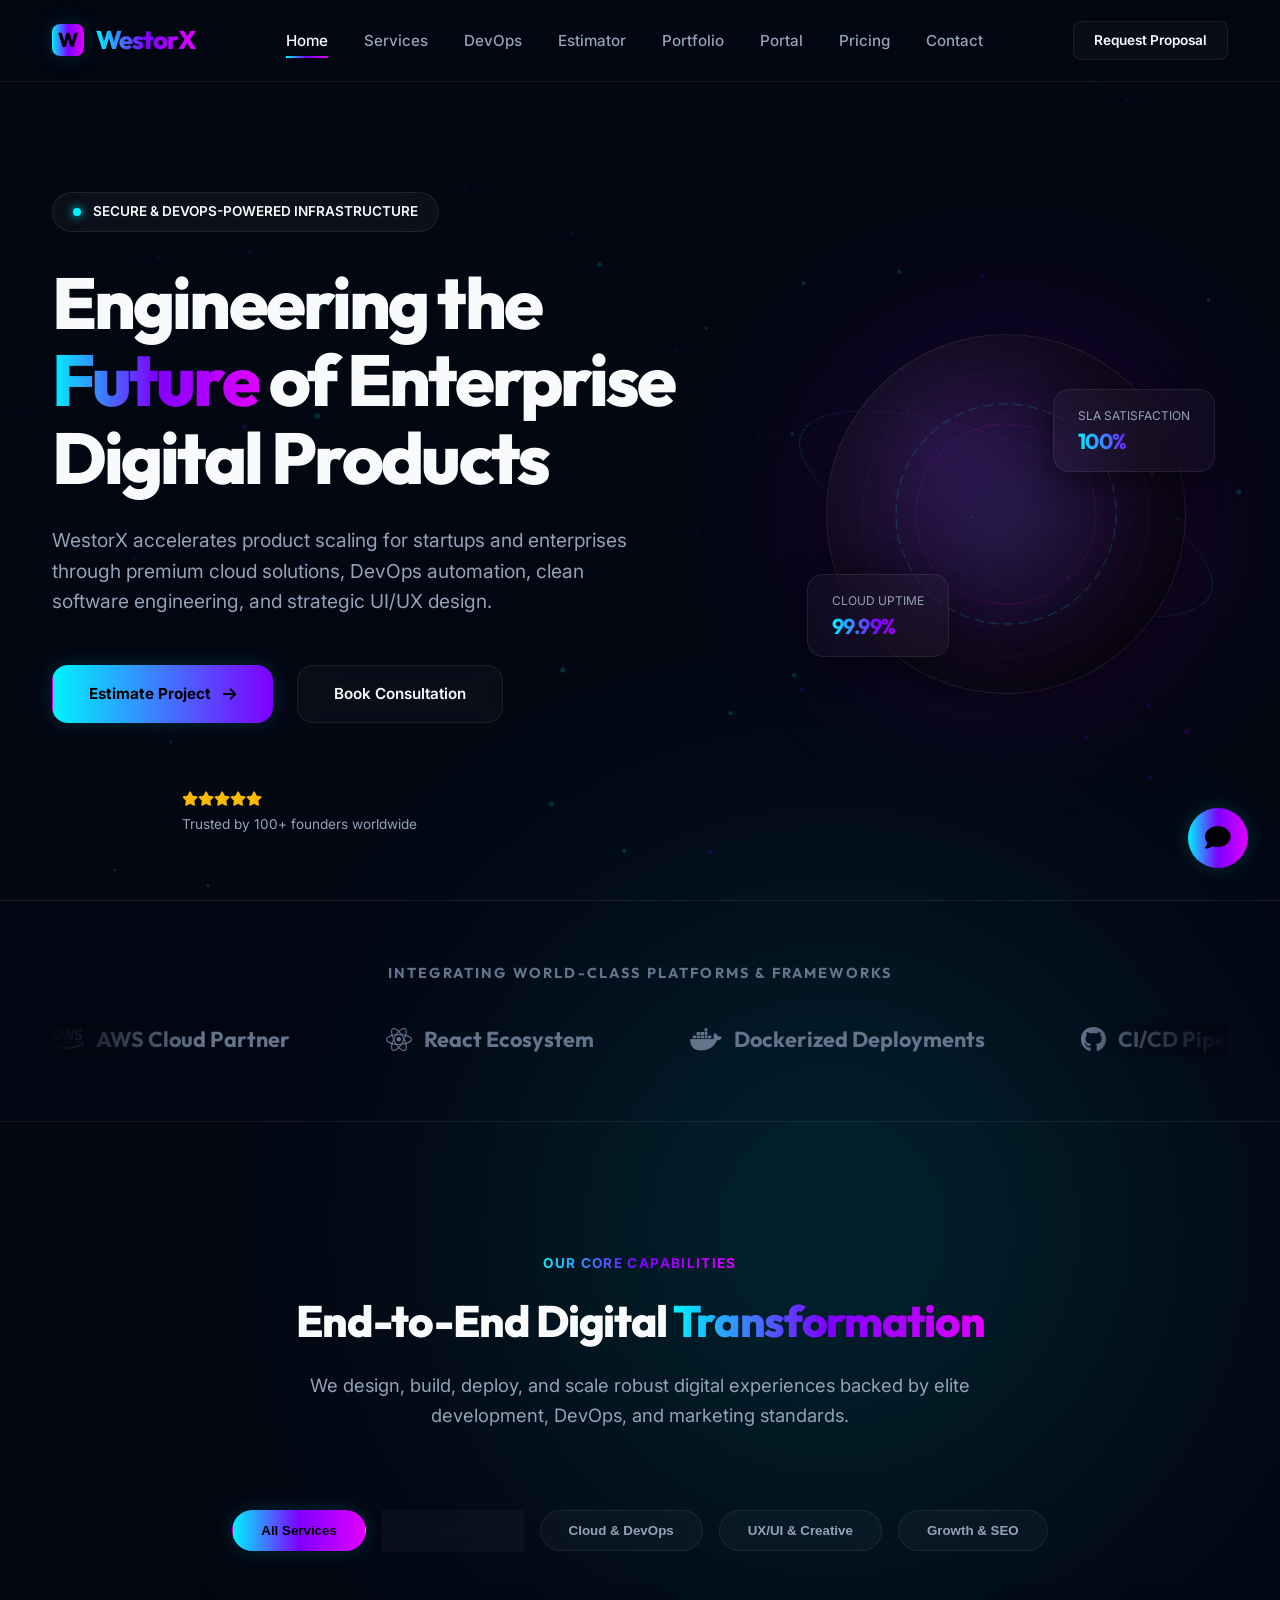
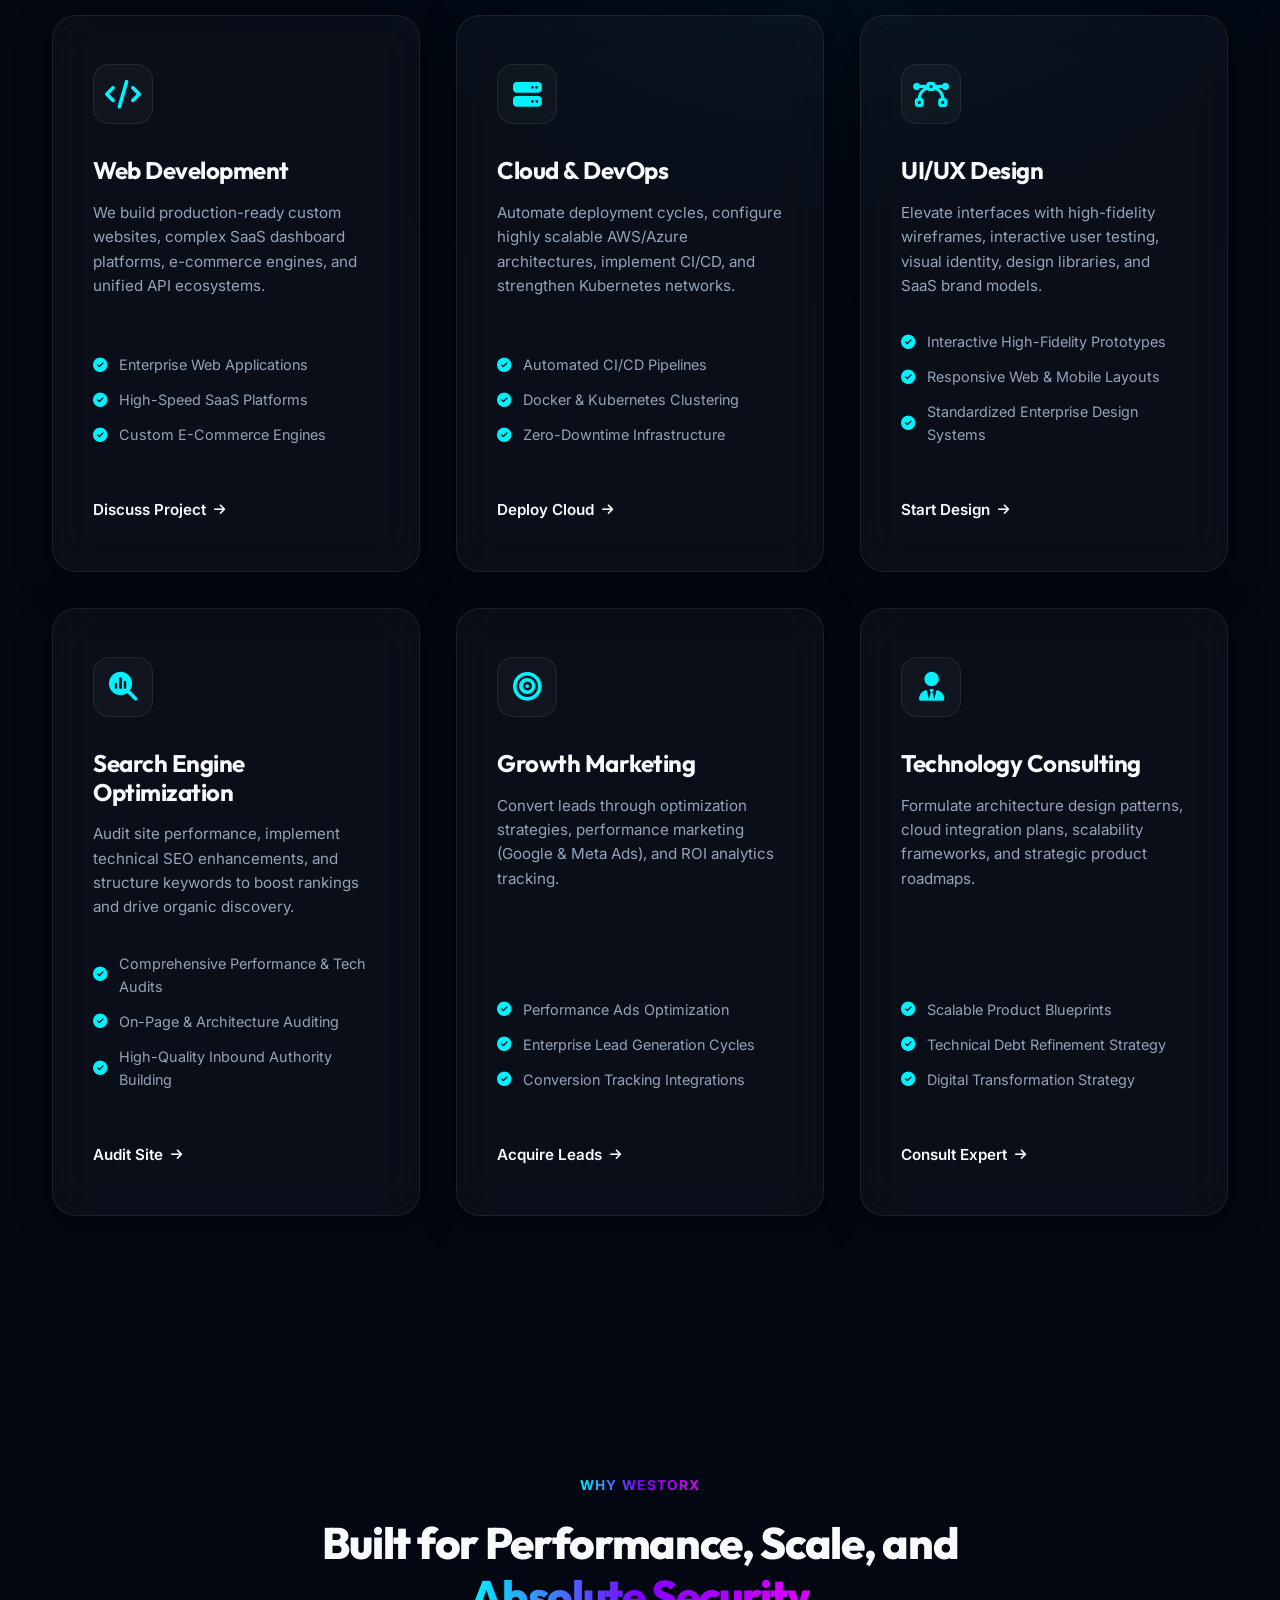
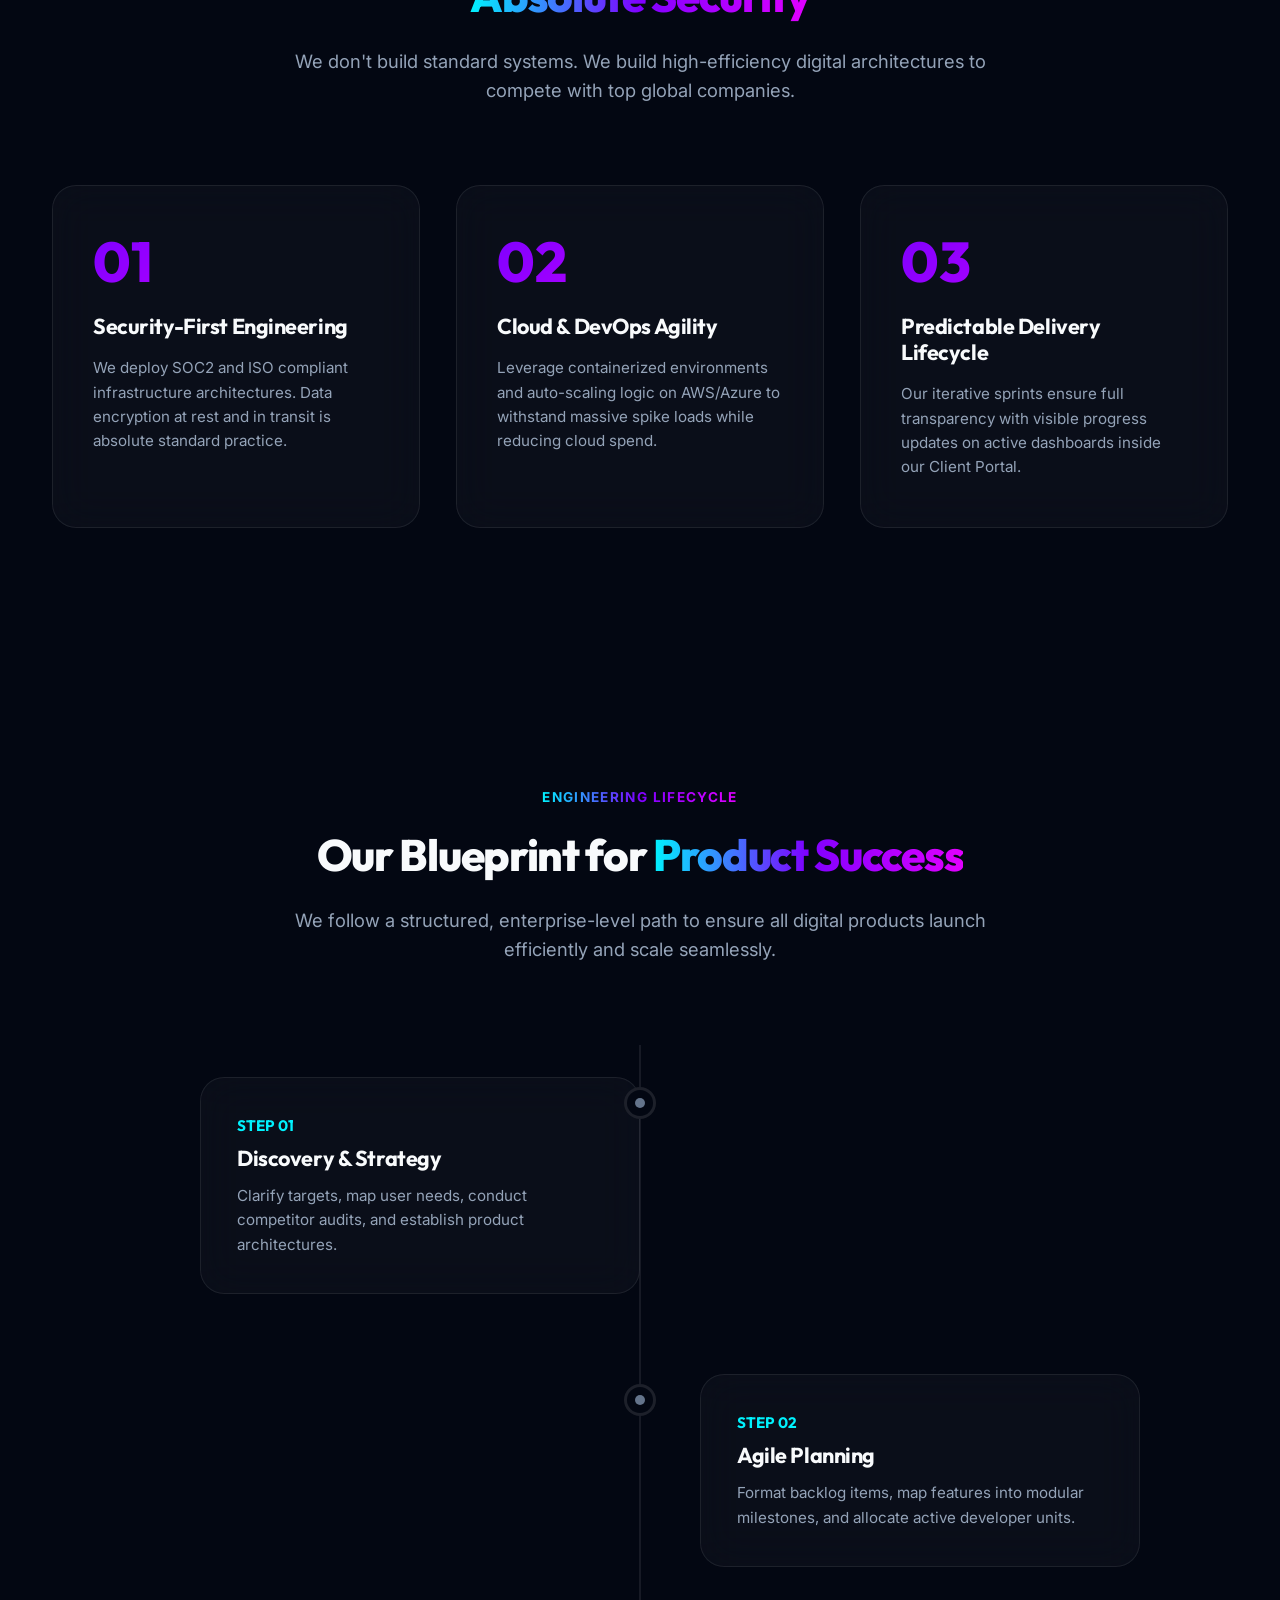
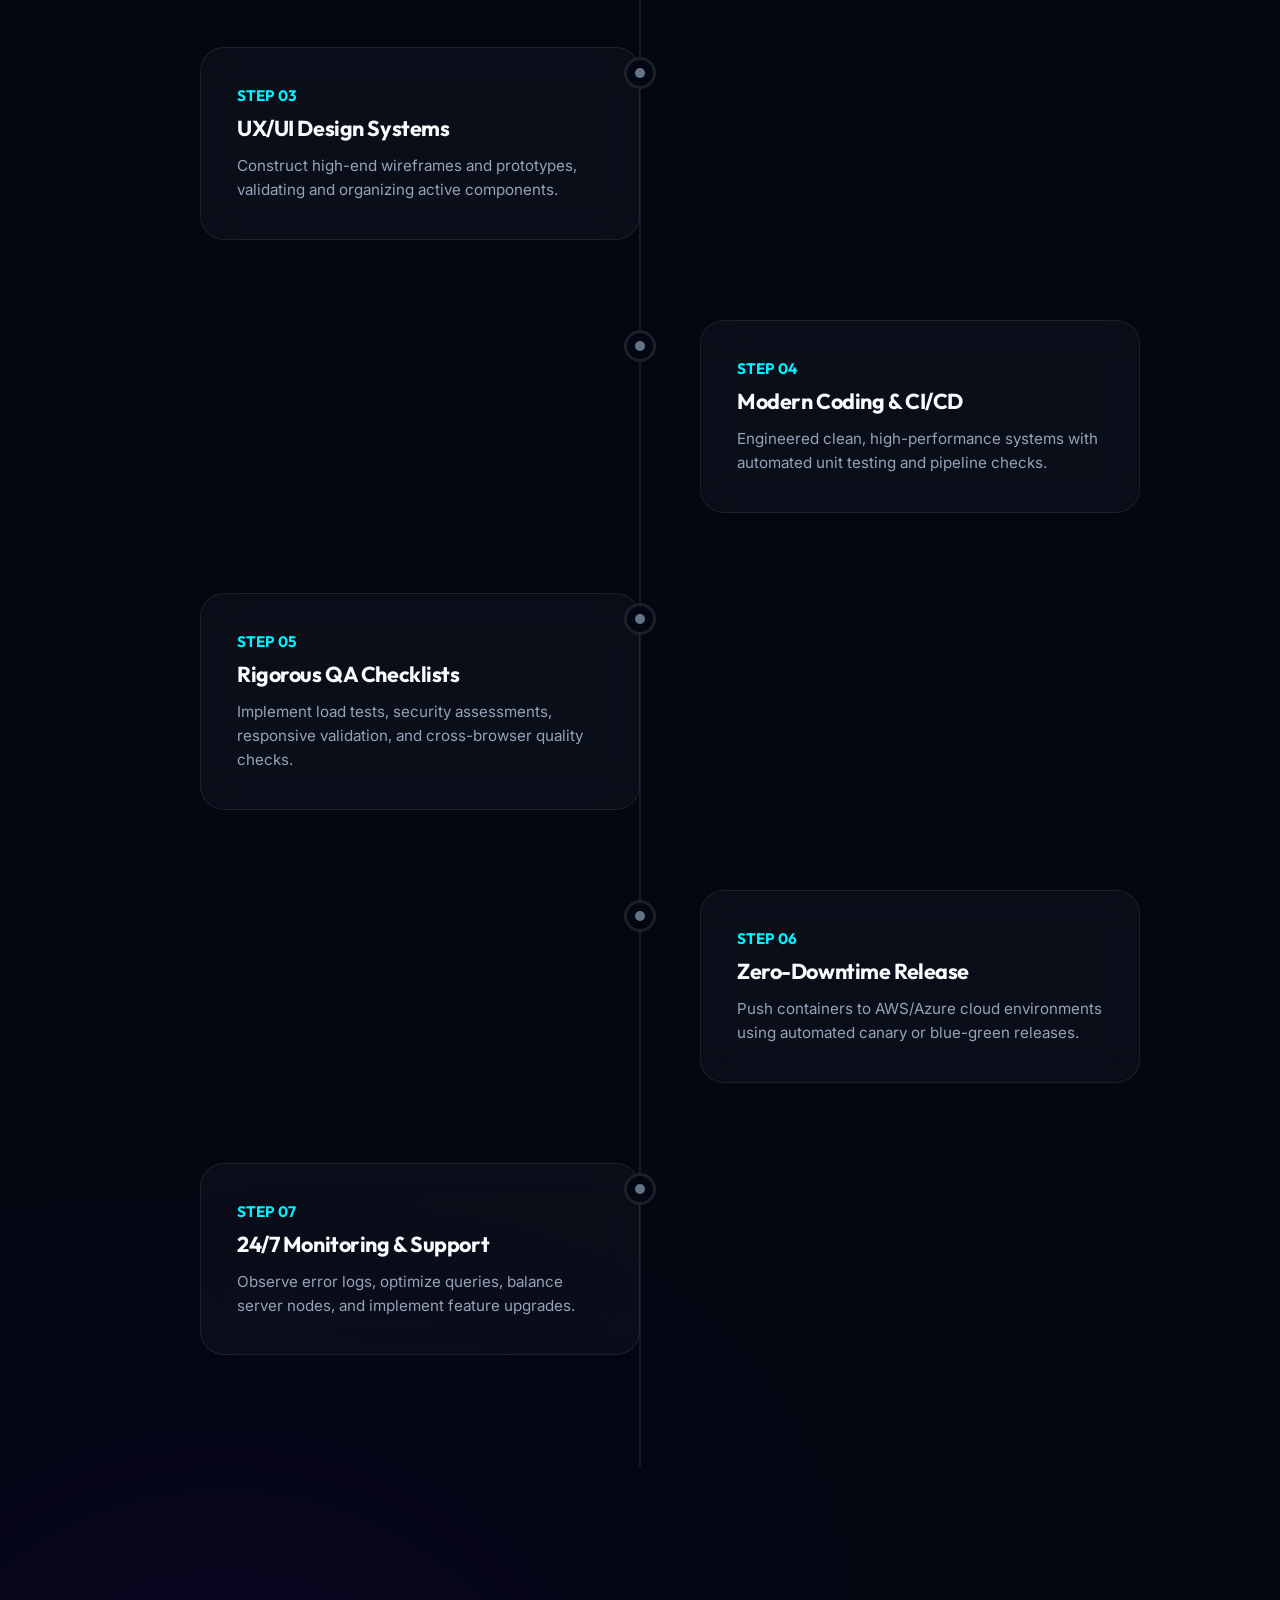
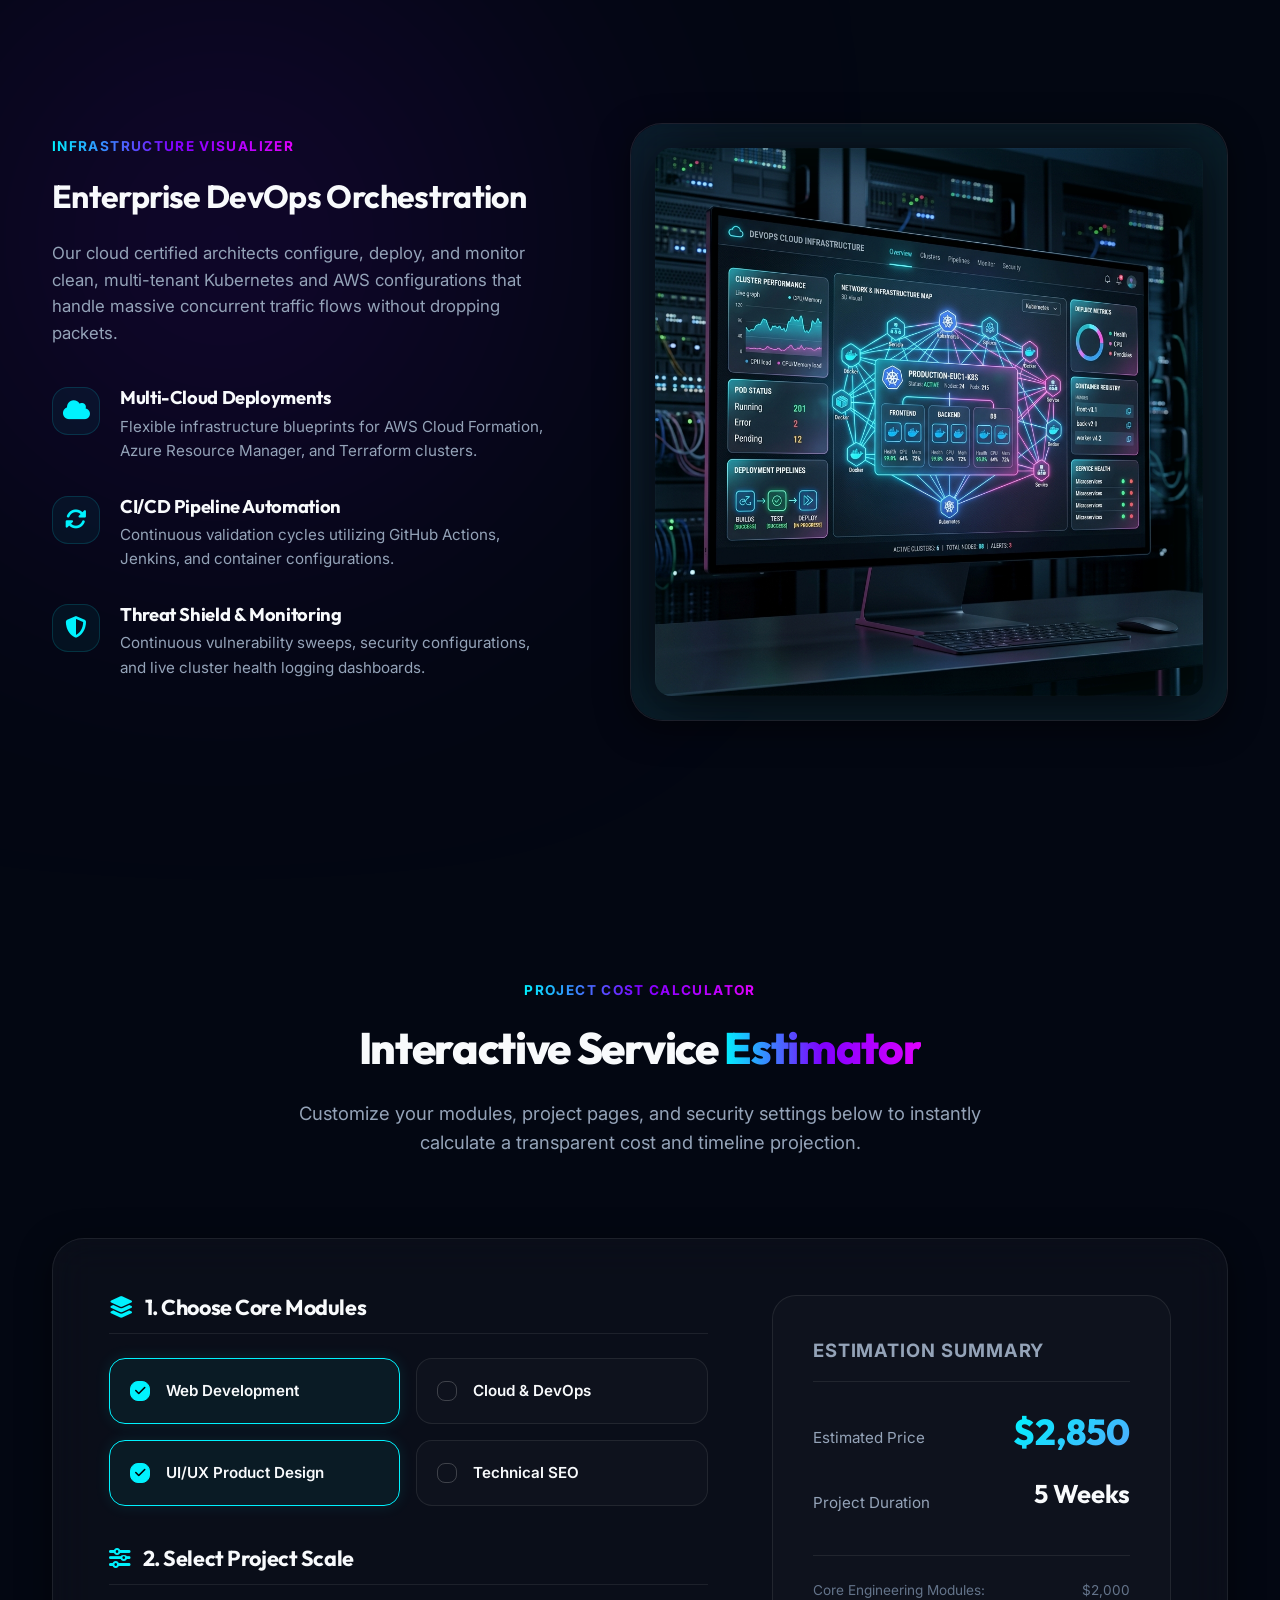
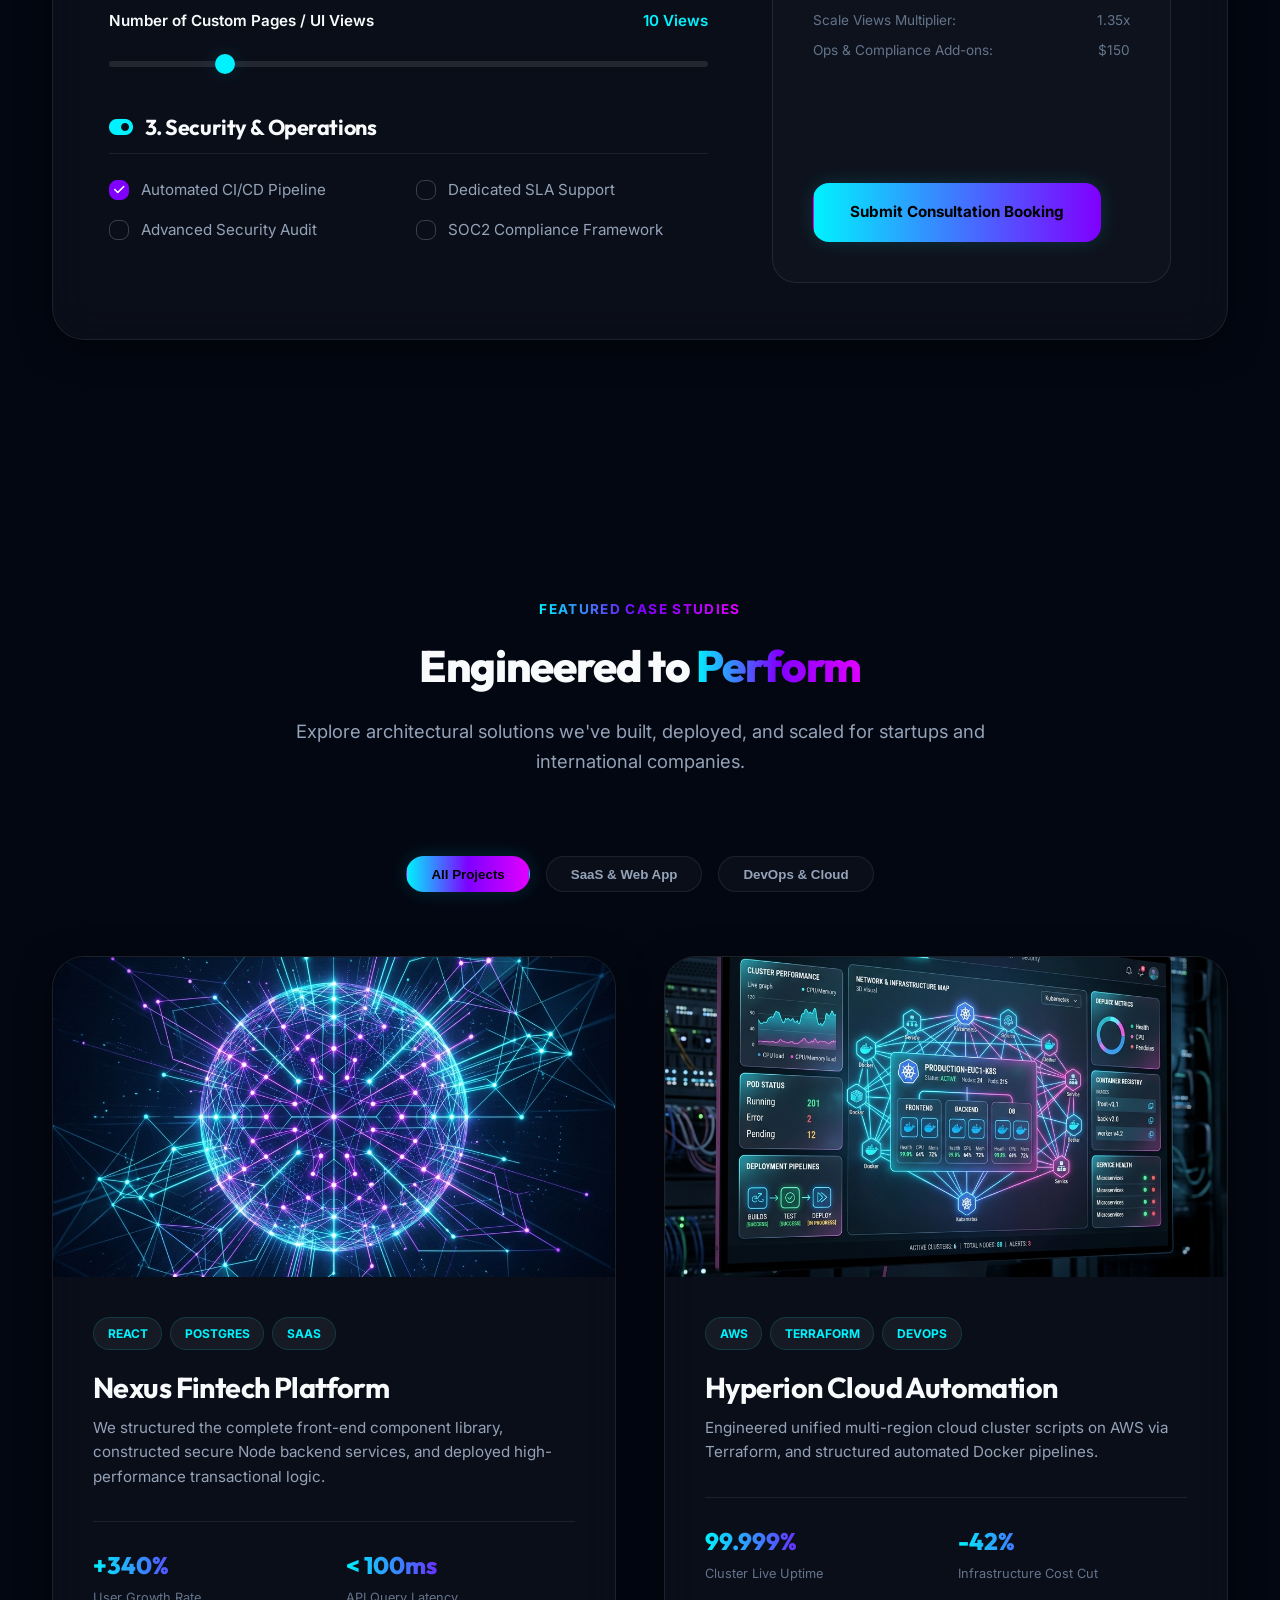
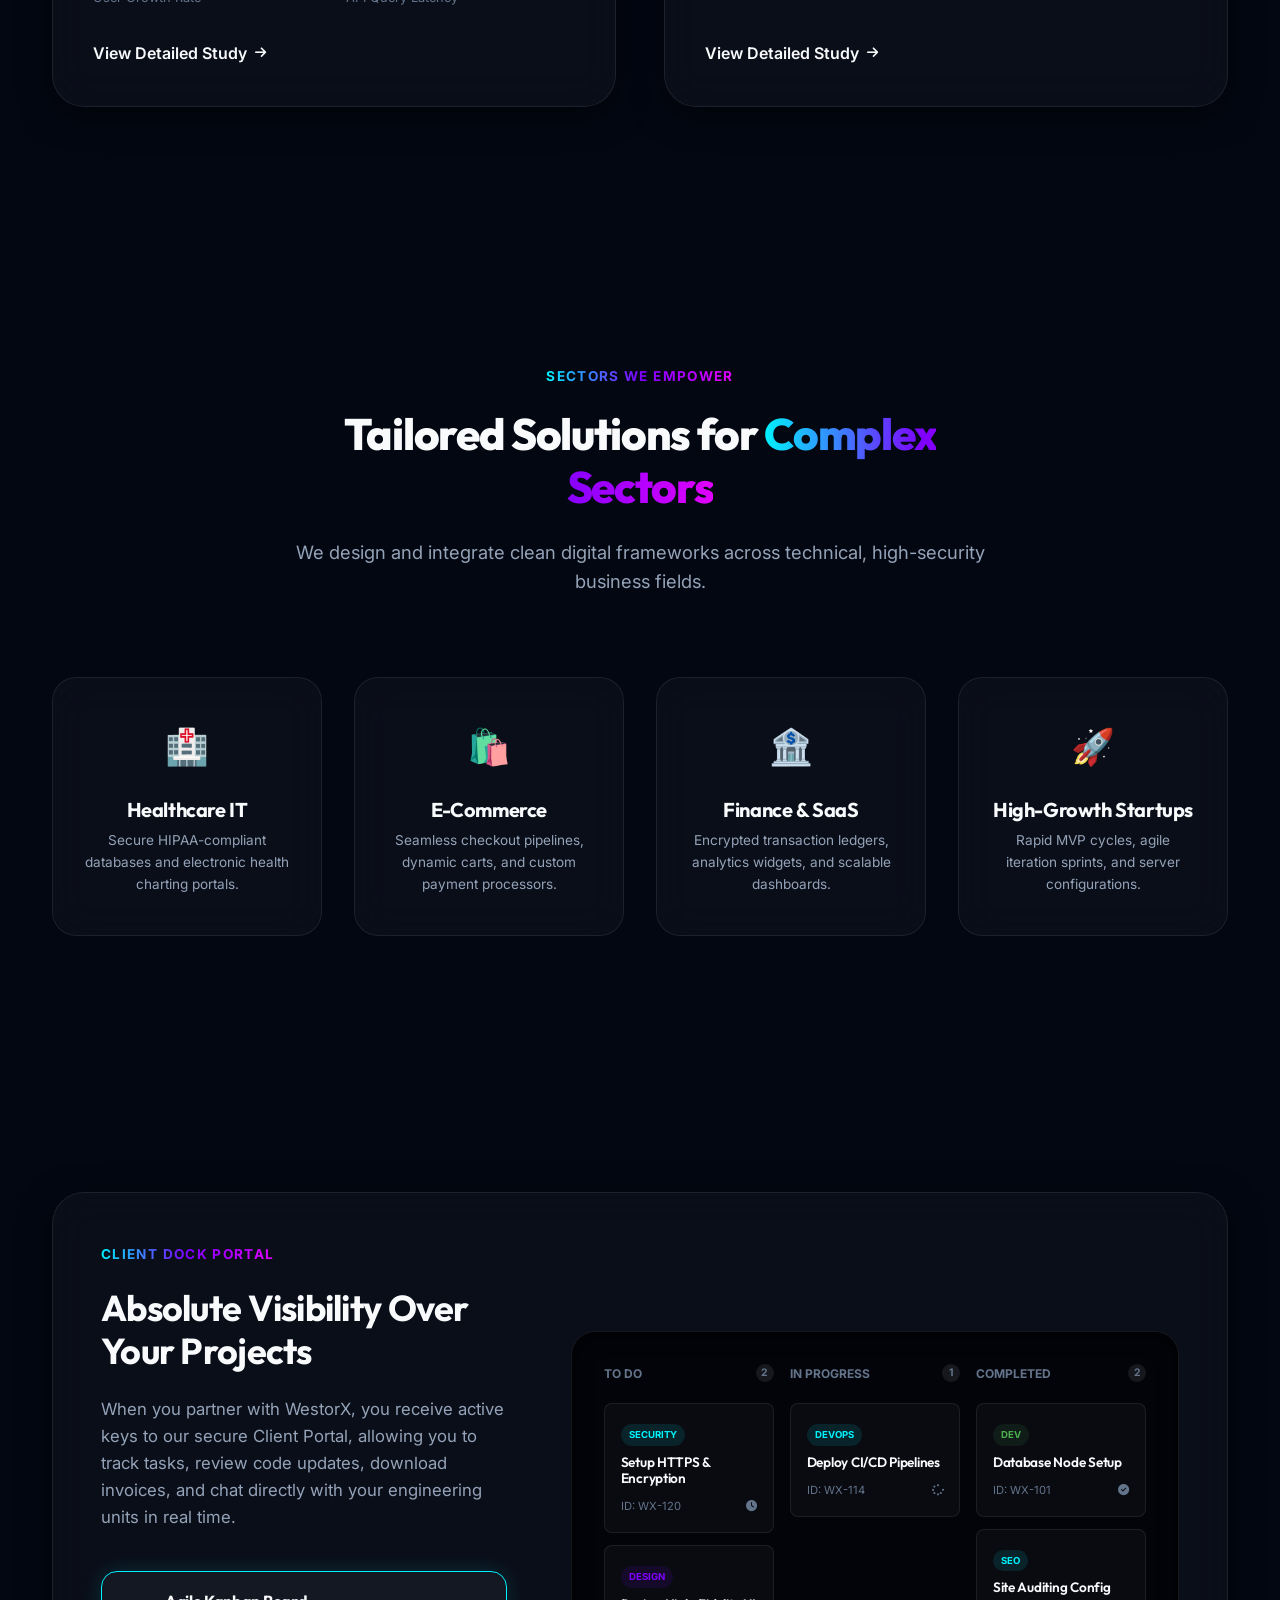
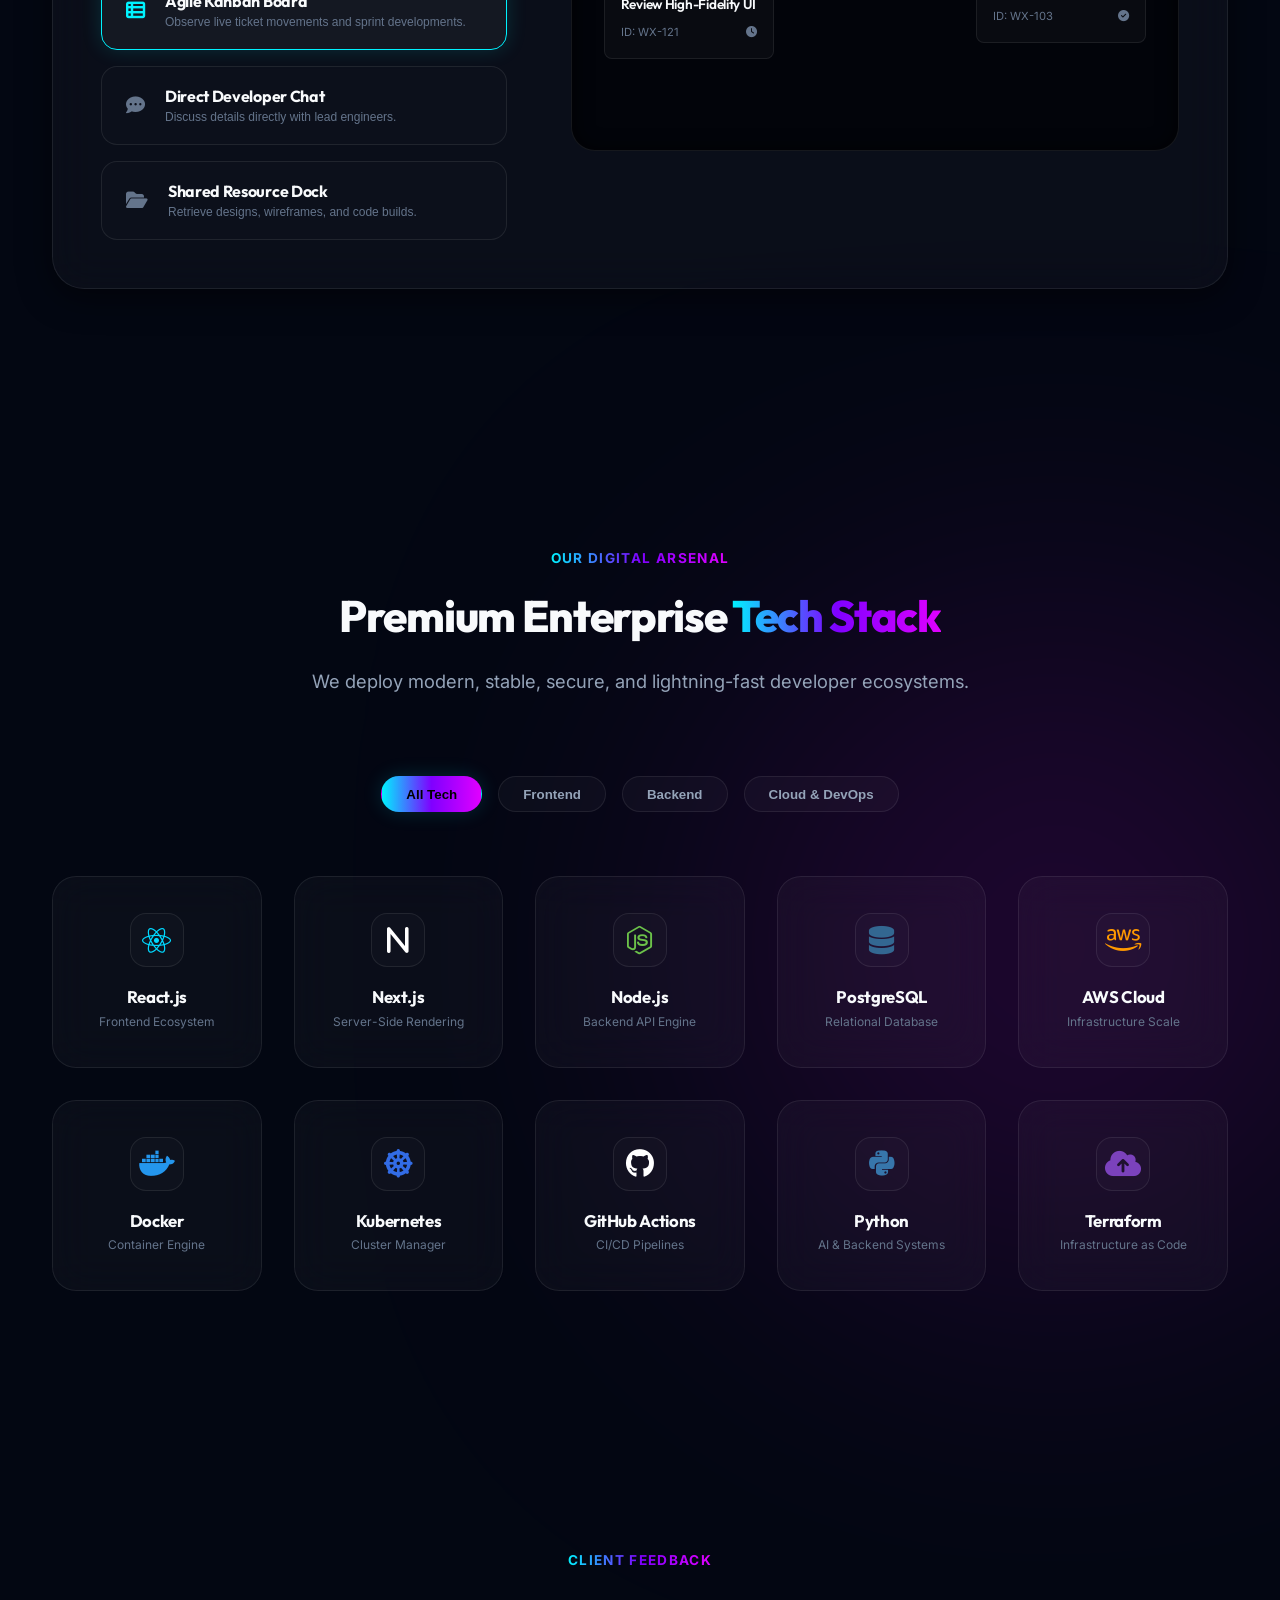
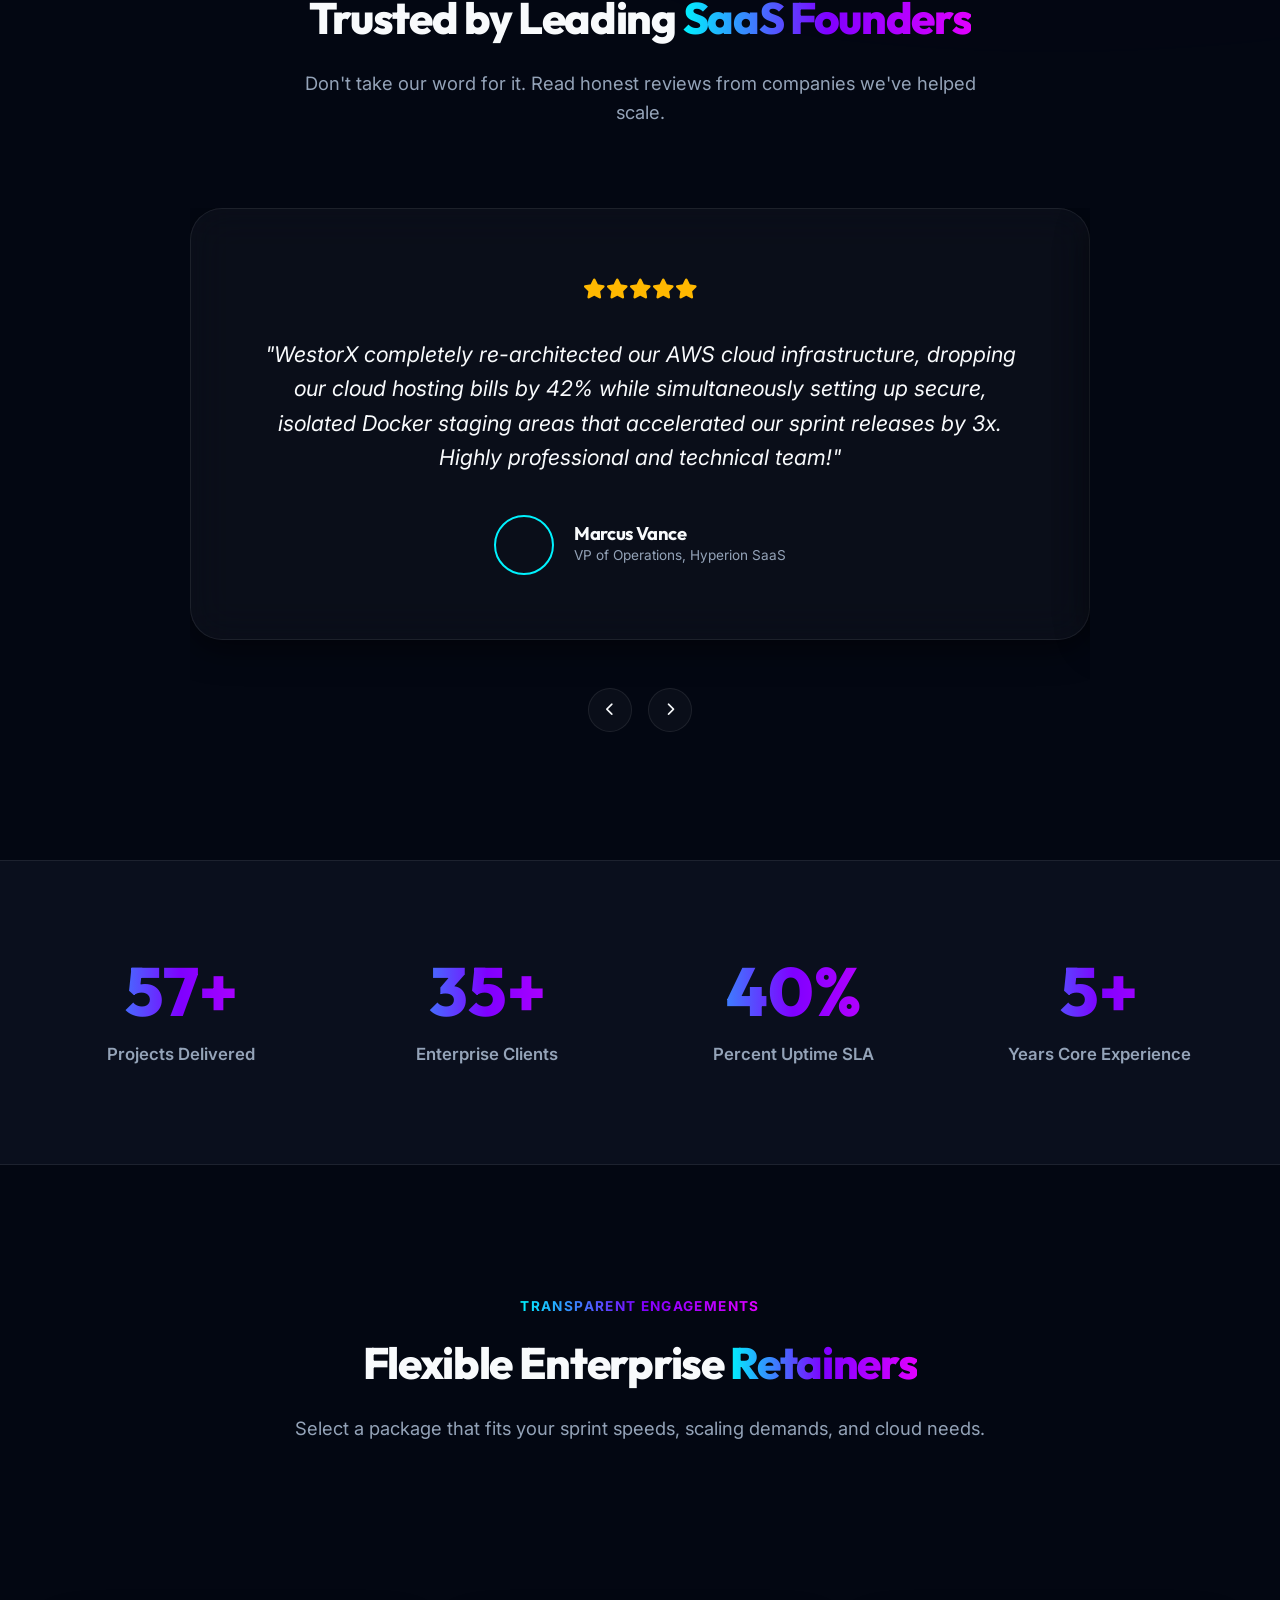
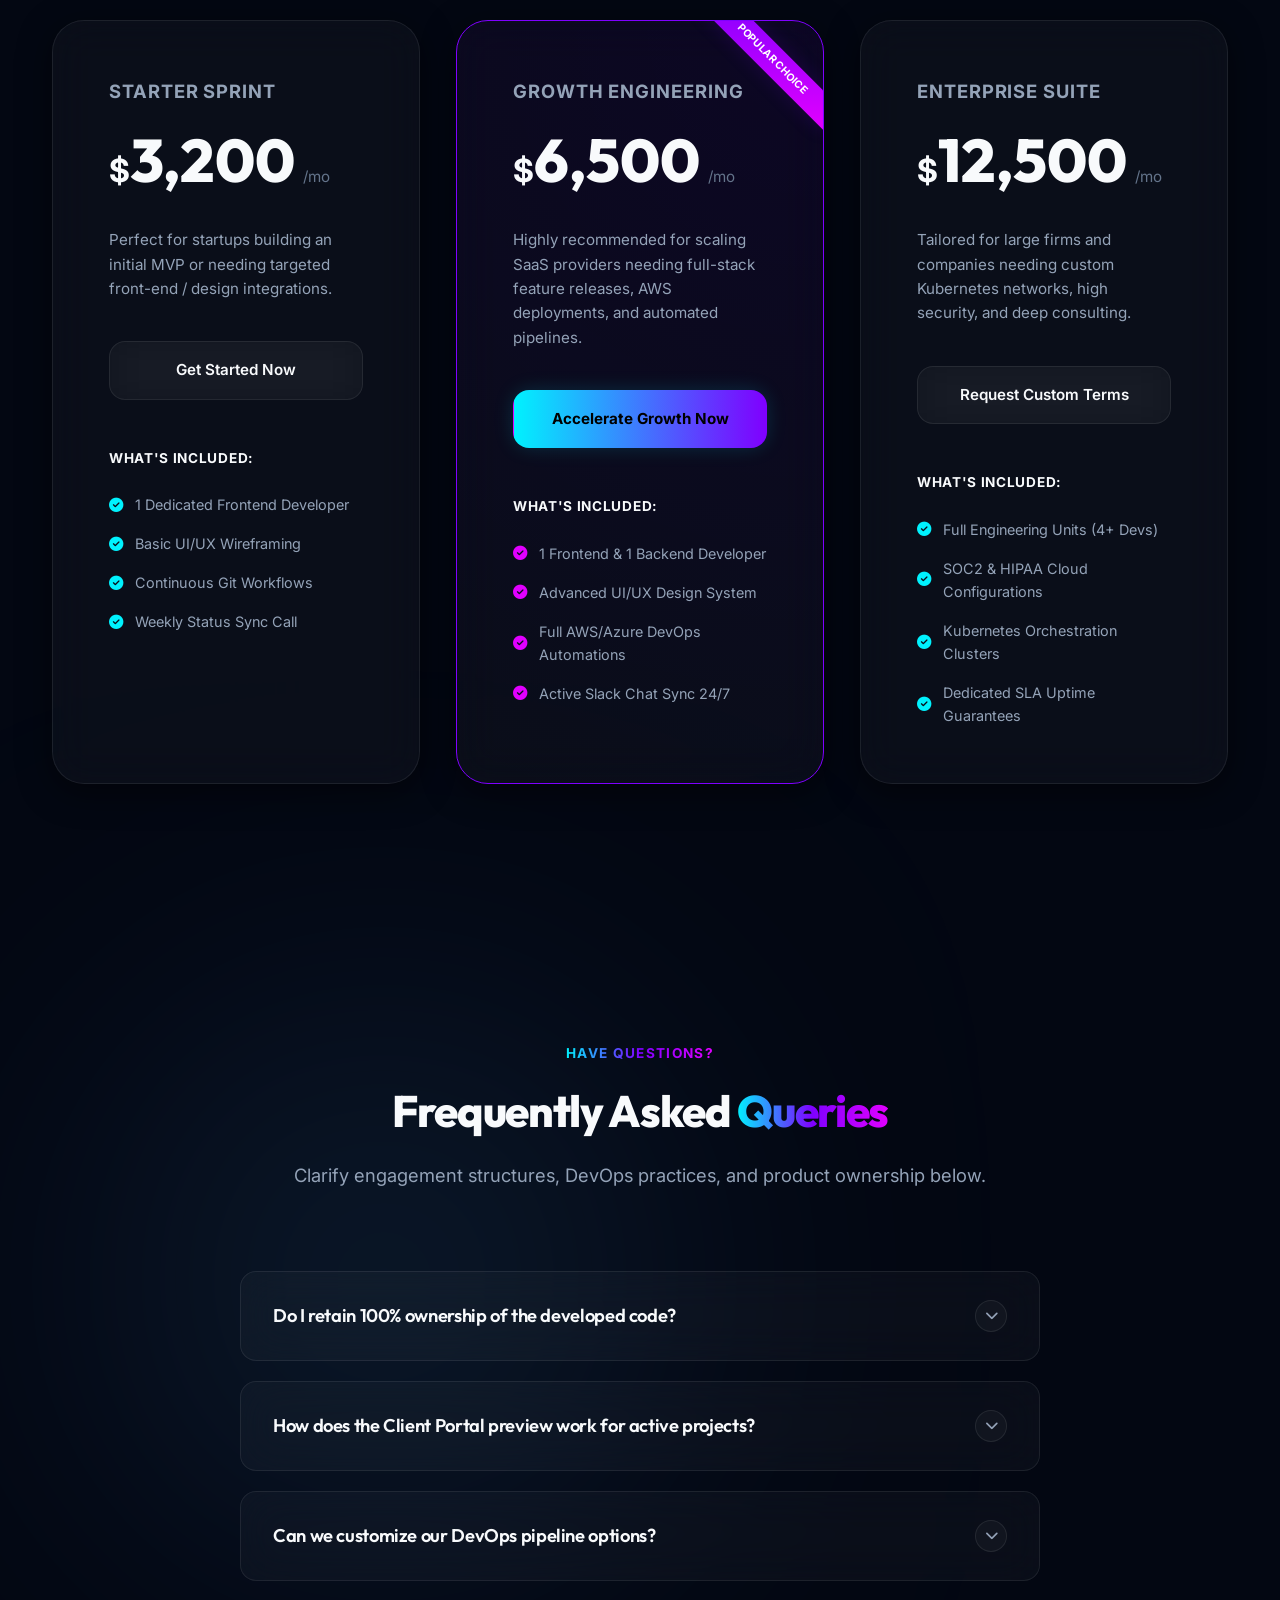
<file: index.html>
<!DOCTYPE html>
<html lang="en">
<head>
  <meta charset="UTF-8">
  <meta name="viewport" content="width=device-width, initial-scale=1.0">
  
  <!-- Primary SEO Meta Tags -->
  <title>WestorX | Enterprise Digital Solutions, DevOps & Cloud Agency</title>
  <meta name="title" content="WestorX - Enterprise Digital Solutions, DevOps & Cloud Consulting">
  <meta name="description" content="WestorX is an elite technology agency helping startups, SaaS providers, and enterprises build, scale, and secure modern digital products. Specialized in custom software development, cloud infrastructure, and DevOps engineering.">
  <meta name="keywords" content="WestorX, enterprise web development, cloud consulting, AWS architecture, DevOps engineering, Kubernetes, custom software development, UI/UX brand design, growth marketing, SaaS builder">
  <meta name="author" content="WestorX Team">
  <meta name="robots" content="index, follow">
  
  <!-- Open Graph / Facebook -->
  <meta property="og:type" content="website">
  <meta property="og:url" content="https://westorx.com/">
  <meta property="og:title" content="WestorX | Enterprise Digital Solutions & Cloud Agency">
  <meta property="og:description" content="Build, scale, and secure modern digital products. Elite technology agency for custom software development, cloud infrastructure, and DevOps.">
  <meta property="og:image" content="./tech_network.png">

  <!-- Twitter -->
  <meta property="twitter:card" content="summary_large_image">
  <meta property="twitter:url" content="https://westorx.com/">
  <meta property="twitter:title" content="WestorX | Enterprise Digital Solutions & Cloud Agency">
  <meta property="twitter:description" content="Elite digital solutions agency for custom software, cloud infrastructure, and DevOps.">
  <meta property="twitter:image" content="./tech_network.png">

  <!-- Favicon -->
  <link rel="icon" type="image/png" href="./westorx logo png.png">
  <link rel="apple-touch-icon" href="./westorx.png">

  <!-- Font Awesome & Style Sheets -->
  <link rel="stylesheet" href="https://cdnjs.cloudflare.com/ajax/libs/font-awesome/6.5.0/css/all.min.css">
  <link rel="stylesheet" href="./style.css">

  <!-- Organization Schema -->
  <script type="application/ld+json">
  {
    "@context": "https://schema.org",
    "@type": "Organization",
    "name": "WestorX",
    "url": "https://westorx.com",
    "logo": "./westorx logo png.png",
    "description": "WestorX helps startups and enterprises build, launch, and scale premium digital products. We provide end-to-end custom software development, DevOps engineering, and cloud solutions.",
    "contactPoint": {
      "@type": "ContactPoint",
      "telephone": "+91-7845717802",
      "contactType": "Sales and Consulting",
      "areaServed": "Global",
      "availableLanguage": "English"
    }
  }
  </script>
</head>
<body>

  <!-- Ambient Glow Blobs -->
  <div class="bg-glows" aria-hidden="true">
    <div class="glow-blob glow-1"></div>
    <div class="glow-blob glow-2"></div>
    <div class="glow-blob glow-3"></div>
    <div class="glow-blob glow-4"></div>
  </div>

  <!-- Header Navigation -->
  <header class="header" id="header" role="banner">
    <div class="container">
      <nav class="nav" role="navigation" aria-label="Main Navigation">
        <a href="#hero" class="nav-brand" id="navBrand">
          <div class="nav-logo-icon">W</div>
          <span class="nav-logo-text">WestorX</span>
        </a>
        
        <ul class="nav-menu" id="navMenu">
          <li><a href="#hero" class="nav-link active" id="navLinkHero">Home</a></li>
          <li><a href="#services" class="nav-link" id="navLinkServices">Services</a></li>
          <li><a href="#showcase" class="nav-link" id="navLinkDevops">DevOps</a></li>
          <li><a href="#calculator" class="nav-link" id="navLinkCalc">Estimator</a></li>
          <li><a href="#portfolio" class="nav-link" id="navLinkPortfolio">Portfolio</a></li>
          <li><a href="#portal" class="nav-link" id="navLinkPortal">Portal</a></li>
          <li><a href="#pricing" class="nav-link" id="navLinkPricing">Pricing</a></li>
          <li><a href="#contact" class="nav-link" id="navLinkContact">Contact</a></li>
        </ul>

        <div class="nav-actions">
          <a href="#contact" class="btn btn-secondary btn-sm" id="navCta">Request Proposal</a>
        </div>

        <button class="nav-toggle" id="navToggle" aria-label="Toggle Navigation Menu" aria-expanded="false">
          <span></span>
          <span></span>
          <span></span>
        </button>
      </nav>
    </div>
  </header>

  <main role="main">
    
    <!-- Hero Section -->
    <section class="hero" id="hero">
      <canvas class="hero-bg-canvas" id="particleCanvas"></canvas>
      <div class="container">
        <div class="hero-grid">
          
          <div class="hero-content scroll-reveal" id="heroLeftContent">
            <div class="hero-badge">
              <span class="hero-badge-dot"></span>
              <span class="hero-badge-text">SECURE & DEVOPS-POWERED INFRASTRUCTURE</span>
            </div>
            
            <h1 class="hero-title">Engineering the <span class="gradient-text">Future</span> of Enterprise Digital Products</h1>
            
            <p class="hero-description">
              WestorX accelerates product scaling for startups and enterprises through premium cloud solutions, DevOps automation, clean software engineering, and strategic UI/UX design.
            </p>
            
            <div class="hero-ctas">
              <a href="#calculator" class="btn btn-primary" id="heroBtnCalc">Estimate Project <i class="fa-solid fa-arrow-right"></i></a>
              <a href="#contact" class="btn btn-secondary" id="heroBtnContact">Book Consultation</a>
            </div>
            
            <div class="hero-trust">
              <div class="hero-trust-avatars">
                <div class="hero-trust-avatar" style="background-image: url('https://images.unsplash.com/photo-1534528741775-53994a69daeb?auto=format&fit=crop&q=80&w=100')"></div>
                <div class="hero-trust-avatar" style="background-image: url('https://images.unsplash.com/photo-1507003211169-0a1dd7228f2d?auto=format&fit=crop&q=80&w=100')"></div>
                <div class="hero-trust-avatar" style="background-image: url('https://images.unsplash.com/photo-1494790108377-be9c29b29330?auto=format&fit=crop&q=80&w=100')"></div>
              </div>
              <div class="hero-trust-info">
                <div class="hero-trust-stars">
                  <i class="fa-solid fa-star"></i><i class="fa-solid fa-star"></i><i class="fa-solid fa-star"></i><i class="fa-solid fa-star"></i><i class="fa-solid fa-star"></i>
                </div>
                <span class="hero-trust-text">Trusted by 100+ founders worldwide</span>
              </div>
            </div>
          </div>
          
          <div class="hero-visual-container scroll-reveal" id="heroRightVisual">
            <div class="sphere-glow-backdrop"></div>
            
            <div class="cyber-sphere" id="interactiveSphere">
              <div class="sphere-inner-net">
                <div class="sphere-stats-box widget-1">
                  <p>CLOUD UPTIME</p>
                  <h4 class="gradient-text">99.99%</h4>
                </div>
                <div class="sphere-stats-box widget-2">
                  <p>SLA SATISFACTION</p>
                  <h4 class="gradient-text">100%</h4>
                </div>
              </div>
              
              <!-- Simulated decorative SVG rings -->
              <svg width="240" height="240" viewBox="0 0 240 240" style="position: absolute; overflow: visible;">
                <circle cx="120" cy="120" r="110" fill="none" stroke="rgba(0, 242, 254, 0.15)" stroke-width="1.5" stroke-dasharray="10 5" />
                <circle cx="120" cy="120" r="90" fill="none" stroke="rgba(225, 0, 255, 0.15)" stroke-width="1" />
              </svg>
            </div>
            
            <div class="sphere-ring sphere-ring-1"></div>
            <div class="sphere-ring sphere-ring-2"></div>
          </div>
          
        </div>
      </div>
    </section>

    <!-- Trusted By / Marquee Section -->
    <section class="trusted" id="trusted">
      <div class="container">
        <h2 class="trusted-title">INTEGRATING WORLD-CLASS PLATFORMS & FRAMEWORKS</h2>
        
        <div class="marquee-container" id="marquee">
          <div class="marquee-content">
            <div class="marquee-item"><i class="fa-brands fa-aws"></i> AWS Cloud Partner</div>
            <div class="marquee-item"><i class="fa-brands fa-react"></i> React Ecosystem</div>
            <div class="marquee-item"><i class="fa-brands fa-docker"></i> Dockerized Deployments</div>
            <div class="marquee-item"><i class="fa-brands fa-github"></i> CI/CD Pipeline</div>
            <div class="marquee-item"><i class="fa-brands fa-node-js"></i> Backend Hub</div>
            <div class="marquee-item"><i class="fa-brands fa-figma"></i> Premium UX Design</div>
            <div class="marquee-item"><i class="fa-brands fa-google"></i> Google Cloud Platform</div>
            <!-- Repeat marquee content for infinite scroll -->
            <div class="marquee-item"><i class="fa-brands fa-aws"></i> AWS Cloud Partner</div>
            <div class="marquee-item"><i class="fa-brands fa-react"></i> React Ecosystem</div>
            <div class="marquee-item"><i class="fa-brands fa-docker"></i> Dockerized Deployments</div>
            <div class="marquee-item"><i class="fa-brands fa-github"></i> CI/CD Pipeline</div>
            <div class="marquee-item"><i class="fa-brands fa-node-js"></i> Backend Hub</div>
            <div class="marquee-item"><i class="fa-brands fa-figma"></i> Premium UX Design</div>
            <div class="marquee-item"><i class="fa-brands fa-google"></i> Google Cloud Platform</div>
          </div>
        </div>
      </div>
    </section>

    <!-- Services Section -->
    <section class="services section-padding" id="services">
      <div class="container">
        
        <div class="section-header scroll-reveal" id="servicesHeader">
          <span class="section-tag">OUR CORE CAPABILITIES</span>
          <h2 class="section-title">End-to-End Digital <span class="gradient-text">Transformation</span></h2>
          <p class="section-subtitle">We design, build, deploy, and scale robust digital experiences backed by elite development, DevOps, and marketing standards.</p>
        </div>

        <div class="services-tabs scroll-reveal" id="servicesTabs">
          <button class="services-tab-btn active" data-tab="all" id="tabBtnAll">All Services</button>
          <button class="services-tab-btn" data-tab="dev" id="tabBtnDev">Development</button>
          <button class="services-tab-btn" data-tab="cloud" id="tabBtnCloud">Cloud & DevOps</button>
          <button class="services-tab-btn" data-tab="design" id="tabBtnDesign">UX/UI & Creative</button>
          <button class="services-tab-btn" data-tab="growth" id="tabBtnGrowth">Growth & SEO</button>
        </div>

        <div class="services-grid scroll-reveal" id="servicesGrid">
          
          <!-- Web Development Card -->
          <article class="service-card" data-category="dev" id="srvWebDev">
            <div class="service-icon-box"><i class="fa-solid fa-code"></i></div>
            <h3>Web Development</h3>
            <p>We build production-ready custom websites, complex SaaS dashboard platforms, e-commerce engines, and unified API ecosystems.</p>
            <ul class="service-features-list">
              <li><i class="fa-solid fa-circle-check"></i> Enterprise Web Applications</li>
              <li><i class="fa-solid fa-circle-check"></i> High-Speed SaaS Platforms</li>
              <li><i class="fa-solid fa-circle-check"></i> Custom E-Commerce Engines</li>
            </ul>
            <a href="#contact" class="service-link">Discuss Project <i class="fa-solid fa-arrow-right"></i></a>
          </article>

          <!-- Cloud & DevOps Card -->
          <article class="service-card" data-category="cloud" id="srvCloudDevops">
            <div class="service-icon-box"><i class="fa-solid fa-server"></i></div>
            <h3>Cloud & DevOps</h3>
            <p>Automate deployment cycles, configure highly scalable AWS/Azure architectures, implement CI/CD, and strengthen Kubernetes networks.</p>
            <ul class="service-features-list">
              <li><i class="fa-solid fa-circle-check"></i> Automated CI/CD Pipelines</li>
              <li><i class="fa-solid fa-circle-check"></i> Docker & Kubernetes Clustering</li>
              <li><i class="fa-solid fa-circle-check"></i> Zero-Downtime Infrastructure</li>
            </ul>
            <a href="#contact" class="service-link">Deploy Cloud <i class="fa-solid fa-arrow-right"></i></a>
          </article>

          <!-- UI/UX Card -->
          <article class="service-card" data-category="design" id="srvUiux">
            <div class="service-icon-box"><i class="fa-solid fa-bezier-curve"></i></div>
            <h3>UI/UX Design</h3>
            <p>Elevate interfaces with high-fidelity wireframes, interactive user testing, visual identity, design libraries, and SaaS brand models.</p>
            <ul class="service-features-list">
              <li><i class="fa-solid fa-circle-check"></i> Interactive High-Fidelity Prototypes</li>
              <li><i class="fa-solid fa-circle-check"></i> Responsive Web & Mobile Layouts</li>
              <li><i class="fa-solid fa-circle-check"></i> Standardized Enterprise Design Systems</li>
            </ul>
            <a href="#contact" class="service-link">Start Design <i class="fa-solid fa-arrow-right"></i></a>
          </article>

          <!-- SEO Services Card -->
          <article class="service-card" data-category="growth" id="srvSeo">
            <div class="service-icon-box"><i class="fa-solid fa-magnifying-glass-chart"></i></div>
            <h3>Search Engine Optimization</h3>
            <p>Audit site performance, implement technical SEO enhancements, and structure keywords to boost rankings and drive organic discovery.</p>
            <ul class="service-features-list">
              <li><i class="fa-solid fa-circle-check"></i> Comprehensive Performance & Tech Audits</li>
              <li><i class="fa-solid fa-circle-check"></i> On-Page & Architecture Auditing</li>
              <li><i class="fa-solid fa-circle-check"></i> High-Quality Inbound Authority Building</li>
            </ul>
            <a href="#contact" class="service-link">Audit Site <i class="fa-solid fa-arrow-right"></i></a>
          </article>

          <!-- Digital Marketing Card -->
          <article class="service-card" data-category="growth" id="srvMktg">
            <div class="service-icon-box"><i class="fa-solid fa-bullseye"></i></div>
            <h3>Growth Marketing</h3>
            <p>Convert leads through optimization strategies, performance marketing (Google & Meta Ads), and ROI analytics tracking.</p>
            <ul class="service-features-list">
              <li><i class="fa-solid fa-circle-check"></i> Performance Ads Optimization</li>
              <li><i class="fa-solid fa-circle-check"></i> Enterprise Lead Generation Cycles</li>
              <li><i class="fa-solid fa-circle-check"></i> Conversion Tracking Integrations</li>
            </ul>
            <a href="#contact" class="service-link">Acquire Leads <i class="fa-solid fa-arrow-right"></i></a>
          </article>

          <!-- Technology Consulting Card -->
          <article class="service-card" data-category="dev" id="srvConsulting">
            <div class="service-icon-box"><i class="fa-solid fa-user-tie"></i></div>
            <h3>Technology Consulting</h3>
            <p>Formulate architecture design patterns, cloud integration plans, scalability frameworks, and strategic product roadmaps.</p>
            <ul class="service-features-list">
              <li><i class="fa-solid fa-circle-check"></i> Scalable Product Blueprints</li>
              <li><i class="fa-solid fa-circle-check"></i> Technical Debt Refinement Strategy</li>
              <li><i class="fa-solid fa-circle-check"></i> Digital Transformation Strategy</li>
            </ul>
            <a href="#contact" class="service-link">Consult Expert <i class="fa-solid fa-arrow-right"></i></a>
          </article>
        </div>
      </div>
    </section>

    <!-- Why Choose WestorX Section -->
    <section class="why section-padding" id="why">
      <div class="container">
        
        <div class="section-header scroll-reveal" id="whyHeader">
          <span class="section-tag">WHY WESTORX</span>
          <h2 class="section-title">Built for Performance, Scale, and <span class="gradient-text">Absolute Security</span></h2>
          <p class="section-subtitle">We don't build standard systems. We build high-efficiency digital architectures to compete with top global companies.</p>
        </div>

        <div class="why-grid scroll-reveal" id="whyGrid">
          
          <div class="why-card" id="whySecurity">
            <div class="why-number">01</div>
            <h3>Security-First Engineering</h3>
            <p>We deploy SOC2 and ISO compliant infrastructure architectures. Data encryption at rest and in transit is absolute standard practice.</p>
          </div>

          <div class="why-card" id="whyCloud">
            <div class="why-number">02</div>
            <h3>Cloud & DevOps Agility</h3>
            <p>Leverage containerized environments and auto-scaling logic on AWS/Azure to withstand massive spike loads while reducing cloud spend.</p>
          </div>

          <div class="why-card" id="whyDelivery">
            <div class="why-number">03</div>
            <h3>Predictable Delivery Lifecycle</h3>
            <p>Our iterative sprints ensure full transparency with visible progress updates on active dashboards inside our Client Portal.</p>
          </div>
        </div>
      </div>
    </section>

    <!-- Interactive Development Process -->
    <section class="process section-padding" id="process">
      <div class="container">
        
        <div class="section-header scroll-reveal" id="processHeader">
          <span class="section-tag">ENGINEERING LIFECYCLE</span>
          <h2 class="section-title">Our Blueprint for <span class="gradient-text">Product Success</span></h2>
          <p class="section-subtitle">We follow a structured, enterprise-level path to ensure all digital products launch efficiently and scale seamlessly.</p>
        </div>

        <div class="process-timeline scroll-reveal" id="processTimeline">
          
          <div class="process-step" id="stepDiscovery">
            <div class="process-step-indicator"><span></span></div>
            <div class="process-card">
              <div class="process-step-num">Step 01</div>
              <h3>Discovery & Strategy</h3>
              <p>Clarify targets, map user needs, conduct competitor audits, and establish product architectures.</p>
            </div>
          </div>

          <div class="process-step" id="stepPlanning">
            <div class="process-step-indicator"><span></span></div>
            <div class="process-card">
              <div class="process-step-num">Step 02</div>
              <h3>Agile Planning</h3>
              <p>Format backlog items, map features into modular milestones, and allocate active developer units.</p>
            </div>
          </div>

          <div class="process-step" id="stepDesign">
            <div class="process-step-indicator"><span></span></div>
            <div class="process-card">
              <div class="process-step-num">Step 03</div>
              <h3>UX/UI Design Systems</h3>
              <p>Construct high-end wireframes and prototypes, validating and organizing active components.</p>
            </div>
          </div>

          <div class="process-step" id="stepDevelopment">
            <div class="process-step-indicator"><span></span></div>
            <div class="process-card">
              <div class="process-step-num">Step 04</div>
              <h3>Modern Coding & CI/CD</h3>
              <p>Engineered clean, high-performance systems with automated unit testing and pipeline checks.</p>
            </div>
          </div>

          <div class="process-step" id="stepTesting">
            <div class="process-step-indicator"><span></span></div>
            <div class="process-card">
              <div class="process-step-num">Step 05</div>
              <h3>Rigorous QA Checklists</h3>
              <p>Implement load tests, security assessments, responsive validation, and cross-browser quality checks.</p>
            </div>
          </div>

          <div class="process-step" id="stepDeployment">
            <div class="process-step-indicator"><span></span></div>
            <div class="process-card">
              <div class="process-step-num">Step 06</div>
              <h3>Zero-Downtime Release</h3>
              <p>Push containers to AWS/Azure cloud environments using automated canary or blue-green releases.</p>
            </div>
          </div>

          <div class="process-step" id="stepSupport">
            <div class="process-step-indicator"><span></span></div>
            <div class="process-card">
              <div class="process-step-num">Step 07</div>
              <h3>24/7 Monitoring & Support</h3>
              <p>Observe error logs, optimize queries, balance server nodes, and implement feature upgrades.</p>
            </div>
          </div>
        </div>
      </div>
    </section>

    <!-- Cloud & DevOps Showcase Section -->
    <section class="showcase section-padding" id="showcase">
      <div class="container">
        <div class="showcase-grid">
          
          <div class="showcase-content scroll-reveal" id="showcaseLeft">
            <span class="section-tag">INFRASTRUCTURE VISUALIZER</span>
            <h3>Enterprise DevOps Orchestration</h3>
            <p>Our cloud certified architects configure, deploy, and monitor clean, multi-tenant Kubernetes and AWS configurations that handle massive concurrent traffic flows without dropping packets.</p>
            
            <div class="showcase-list">
              <div class="showcase-item" id="itemAwsAzure">
                <div class="showcase-item-icon"><i class="fa-solid fa-cloud"></i></div>
                <div>
                  <h4>Multi-Cloud Deployments</h4>
                  <p>Flexible infrastructure blueprints for AWS Cloud Formation, Azure Resource Manager, and Terraform clusters.</p>
                </div>
              </div>

              <div class="showcase-item" id="itemCicd">
                <div class="showcase-item-icon"><i class="fa-solid fa-rotate"></i></div>
                <div>
                  <h4>CI/CD Pipeline Automation</h4>
                  <p>Continuous validation cycles utilizing GitHub Actions, Jenkins, and container configurations.</p>
                </div>
              </div>

              <div class="showcase-item" id="itemSecurity">
                <div class="showcase-item-icon"><i class="fa-solid fa-shield-halved"></i></div>
                <div>
                  <h4>Threat Shield & Monitoring</h4>
                  <p>Continuous vulnerability sweeps, security configurations, and live cluster health logging dashboards.</p>
                </div>
              </div>
            </div>
          </div>

          <div class="showcase-visual scroll-reveal" id="showcaseRight">
            <img src="./cloud_devops.png" alt="Kubernetes cluster nodes orchestration dashboard visualization" id="showcaseDevopsImg">
            <!-- Simulated ambient glow behind image -->
            <div style="position: absolute; top: 0; left: 0; width: 100%; height: 100%; box-shadow: inset 0 0 100px rgba(0,242,254,0.1); pointer-events: none; border-radius: var(--radius-xl);"></div>
          </div>
        </div>
      </div>
    </section>

    <!-- Dynamic Calculator Section -->
    <section class="calculator section-padding" id="calculator">
      <div class="container">
        
        <div class="section-header scroll-reveal" id="calcHeader">
          <span class="section-tag">PROJECT COST CALCULATOR</span>
          <h2 class="section-title">Interactive Service <span class="gradient-text">Estimator</span></h2>
          <p class="section-subtitle">Customize your modules, project pages, and security settings below to instantly calculate a transparent cost and timeline projection.</p>
        </div>

        <div class="calculator-widget scroll-reveal" id="calcWidget">
          <div class="calc-grid">
            
            <div class="calc-options" id="calcLeftOptions">
              
              <!-- Service select checkboxes -->
              <div class="calc-service-group">
                <h3 class="calc-options-title"><i class="fa-solid fa-layer-group"></i> 1. Choose Core Modules</h3>
                <div class="calc-services-grid">
                  <div class="calc-service-card selected" data-value="1200" id="calcSrvWeb">
                    <span class="calc-service-check"><i class="fa-solid fa-check"></i></span>
                    <span class="calc-service-name">Web Development</span>
                  </div>
                  <div class="calc-service-card" data-value="1500" id="calcSrvDevops">
                    <span class="calc-service-check"><i class="fa-solid fa-check"></i></span>
                    <span class="calc-service-name">Cloud & DevOps</span>
                  </div>
                  <div class="calc-service-card selected" data-value="800" id="calcSrvUi">
                    <span class="calc-service-check"><i class="fa-solid fa-check"></i></span>
                    <span class="calc-service-name">UI/UX Product Design</span>
                  </div>
                  <div class="calc-service-card" data-value="600" id="calcSrvSeo">
                    <span class="calc-service-check"><i class="fa-solid fa-check"></i></span>
                    <span class="calc-service-name">Technical SEO</span>
                  </div>
                </div>
              </div>

              <!-- Sliders -->
              <div class="calc-slider-container">
                <h3 class="calc-options-title"><i class="fa-solid fa-sliders"></i> 2. Select Project Scale</h3>
                
                <div class="calc-slider-header">
                  <span>Number of Custom Pages / UI Views</span>
                  <span class="calc-slider-val" id="viewCountVal">10 Pages</span>
                </div>
                <input type="range" min="1" max="50" value="10" class="calc-range-slider" id="viewsSlider" aria-label="Slider for views scale">
              </div>

              <!-- Integration check items -->
              <div class="calc-service-group">
                <h3 class="calc-options-title"><i class="fa-solid fa-toggle-on"></i> 3. Security & Operations</h3>
                <div class="calc-checkbox-group">
                  <label class="calc-checkbox-item" id="calcOptCicd">
                    <input type="checkbox" id="checkCicd" checked>
                    <span class="calc-checkbox-box"><i class="fa-solid fa-check"></i></span>
                    <span>Automated CI/CD Pipeline</span>
                  </label>
                  <label class="calc-checkbox-item" id="calcOptSupport">
                    <input type="checkbox" id="checkSupport">
                    <span class="calc-checkbox-box"><i class="fa-solid fa-check"></i></span>
                    <span>Dedicated SLA Support</span>
                  </label>
                  <label class="calc-checkbox-item" id="calcOptSecurity">
                    <input type="checkbox" id="checkSecAudit">
                    <span class="calc-checkbox-box"><i class="fa-solid fa-check"></i></span>
                    <span>Advanced Security Audit</span>
                  </label>
                  <label class="calc-checkbox-item" id="calcOptSoc2">
                    <input type="checkbox" id="checkSoc2">
                    <span class="calc-checkbox-box"><i class="fa-solid fa-check"></i></span>
                    <span>SOC2 Compliance Framework</span>
                  </label>
                </div>
              </div>

            </div>

            <!-- Pricing Summary Card -->
            <div class="calc-summary" id="calcRightSummary">
              <div>
                <div class="calc-summary-header">
                  <span class="calc-summary-title">ESTIMATION SUMMARY</span>
                </div>

                <div class="calc-metrics">
                  <div class="calc-metric-item">
                    <span class="calc-metric-lbl">Estimated Price</span>
                    <span class="calc-metric-val" id="calcPriceResult">$2,560</span>
                  </div>
                  <div class="calc-metric-item">
                    <span class="calc-metric-lbl">Project Duration</span>
                    <span class="calc-duration-val" id="calcTimeResult">4 Weeks</span>
                  </div>
                </div>

                <ul class="calc-breakdown" id="calcBreakdownList">
                  <li><span>Core Engineering Modules:</span> <span id="brkModules">$2,000</span></li>
                  <li><span>Scale Views Multiplier:</span> <span id="brkViews">1.2x</span></li>
                  <li><span>Ops & Compliance Add-ons:</span> <span id="brkOps">$160</span></li>
                </ul>
              </div>

              <!-- Quick action to book with calculation -->
              <div>
                <a href="#contact" class="btn btn-primary btn-full-width" id="calcBookingBtn">Submit Consultation Booking</a>
              </div>
            </div>

          </div>
        </div>
      </div>
    </section>

    <!-- Case Studies / Portfolio Section -->
    <section class="portfolio section-padding" id="portfolio">
      <div class="container">
        
        <div class="section-header scroll-reveal" id="portfolioHeader">
          <span class="section-tag">FEATURED CASE STUDIES</span>
          <h2 class="section-title">Engineered to <span class="gradient-text">Perform</span></h2>
          <p class="section-subtitle">Explore architectural solutions we've built, deployed, and scaled for startups and international companies.</p>
        </div>

        <div class="portfolio-filters scroll-reveal" id="portFilters">
          <button class="portfolio-filter-btn active" data-filter="all" id="btnFilterAll">All Projects</button>
          <button class="portfolio-filter-btn" data-filter="saas" id="btnFilterSaas">SaaS & Web App</button>
          <button class="portfolio-filter-btn" data-filter="cloud" id="btnFilterCloud">DevOps & Cloud</button>
        </div>

        <div class="portfolio-grid scroll-reveal" id="portfolioGrid">
          
          <!-- Project 1 -->
          <article class="portfolio-card" data-category="saas" id="portProject1">
            <div class="portfolio-img-box">
              <img src="./tech_network.png" alt="Fintech SaaS interactive dashboard display interface" id="project1Img">
            </div>
            <div class="portfolio-info">
              <div class="portfolio-tags">
                <span class="portfolio-tag">REACT</span>
                <span class="portfolio-tag">POSTGRES</span>
                <span class="portfolio-tag">SAAS</span>
              </div>
              <h3>Nexus Fintech Platform</h3>
              <p class="portfolio-desc">We structured the complete front-end component library, constructed secure Node backend services, and deployed high-performance transactional logic.</p>
              
              <div class="portfolio-stats">
                <div>
                  <div class="port-stat-num">+340%</div>
                  <div class="port-stat-lbl">User Growth Rate</div>
                </div>
                <div>
                  <div class="port-stat-num">&lt; 100ms</div>
                  <div class="port-stat-lbl">API Query Latency</div>
                </div>
              </div>
              <a href="#contact" class="port-link">View Detailed Study <i class="fa-solid fa-arrow-right"></i></a>
            </div>
          </article>

          <!-- Project 2 -->
          <article class="portfolio-card" data-category="cloud" id="portProject2">
            <div class="portfolio-img-box">
              <img src="./cloud_devops.png" alt="Cloud monitoring and CI/CD cluster dashboard visual" id="project2Img">
            </div>
            <div class="portfolio-info">
              <div class="portfolio-tags">
                <span class="portfolio-tag">AWS</span>
                <span class="portfolio-tag">TERRAFORM</span>
                <span class="portfolio-tag">DEVOPS</span>
              </div>
              <h3>Hyperion Cloud Automation</h3>
              <p class="portfolio-desc">Engineered unified multi-region cloud cluster scripts on AWS via Terraform, and structured automated Docker pipelines.</p>
              
              <div class="portfolio-stats">
                <div>
                  <div class="port-stat-num">99.999%</div>
                  <div class="port-stat-lbl">Cluster Live Uptime</div>
                </div>
                <div>
                  <div class="port-stat-num">-42%</div>
                  <div class="port-stat-lbl">Infrastructure Cost Cut</div>
                </div>
              </div>
              <a href="#contact" class="port-link">View Detailed Study <i class="fa-solid fa-arrow-right"></i></a>
            </div>
          </article>
        </div>
      </div>
    </section>

    <!-- Industries We Serve Section -->
    <section class="industries section-padding" id="industries">
      <div class="container">
        
        <div class="section-header scroll-reveal" id="indHeader">
          <span class="section-tag">SECTORS WE EMPOWER</span>
          <h2 class="section-title">Tailored Solutions for <span class="gradient-text">Complex Sectors</span></h2>
          <p class="section-subtitle">We design and integrate clean digital frameworks across technical, high-security business fields.</p>
        </div>

        <div class="industries-grid scroll-reveal" id="indGrid">
          
          <div class="industry-card" id="indHealthcare">
            <span class="industry-icon">🏥</span>
            <h3>Healthcare IT</h3>
            <p>Secure HIPAA-compliant databases and electronic health charting portals.</p>
          </div>

          <div class="industry-card" id="indEcom">
            <span class="industry-icon">🛍️</span>
            <h3>E-Commerce</h3>
            <p>Seamless checkout pipelines, dynamic carts, and custom payment processors.</p>
          </div>

          <div class="industry-card" id="indFin">
            <span class="industry-icon">🏦</span>
            <h3>Finance & SaaS</h3>
            <p>Encrypted transaction ledgers, analytics widgets, and scalable dashboards.</p>
          </div>

          <div class="industry-card" id="indStartups">
            <span class="industry-icon">🚀</span>
            <h3>High-Growth Startups</h3>
            <p>Rapid MVP cycles, agile iteration sprints, and server configurations.</p>
          </div>
        </div>
      </div>
    </section>

    <!-- Interactive Client Portal Preview Section -->
    <section class="portal section-padding" id="portal">
      <div class="container">
        
        <div class="portal-widget scroll-reveal" id="portalWidget">
          <div class="portal-grid">
            
            <div class="portal-content" id="portalLeftContent">
              <span class="section-tag">CLIENT DOCK PORTAL</span>
              <h3>Absolute Visibility Over Your Projects</h3>
              <p>When you partner with WestorX, you receive active keys to our secure Client Portal, allowing you to track tasks, review code updates, download invoices, and chat directly with your engineering units in real time.</p>
              
              <div class="portal-tabs-selectors" id="portalTabs">
                <button class="portal-tab-select-btn active" data-portal-tab="kanban" id="pTabBtnKanban">
                  <i class="fa-solid fa-table-list"></i>
                  <div class="portal-tab-select-btn-text">
                    <h4>Agile Kanban Board</h4>
                    <p>Observe live ticket movements and sprint developments.</p>
                  </div>
                </button>

                <button class="portal-tab-select-btn" data-portal-tab="chat" id="pTabBtnChat">
                  <i class="fa-solid fa-comment-dots"></i>
                  <div class="portal-tab-select-btn-text">
                    <h4>Direct Developer Chat</h4>
                    <p>Discuss details directly with lead engineers.</p>
                  </div>
                </button>

                <button class="portal-tab-select-btn" data-portal-tab="files" id="pTabBtnFiles">
                  <i class="fa-solid fa-folder-open"></i>
                  <div class="portal-tab-select-btn-text">
                    <h4>Shared Resource Dock</h4>
                    <p>Retrieve designs, wireframes, and code builds.</p>
                  </div>
                </button>
              </div>
            </div>

            <!-- Portal Frame Viewer -->
            <div class="portal-viewer" id="portalViewer">
              
              <!-- Kanban Tab View -->
              <div class="portal-view-panel active" data-portal-panel="kanban" id="pPanelKanban">
                <div class="portal-kanban-board">
                  
                  <div class="kanban-col">
                    <div class="kanban-col-title"><span>To Do</span><span class="kanban-col-count">2</span></div>
                    <div class="kanban-card">
                      <span class="kanban-card-tag tag-cyan">Security</span>
                      <h5>Setup HTTPS & Encryption</h5>
                      <div class="kanban-card-footer"><span>ID: WX-120</span><i class="fa-solid fa-clock"></i></div>
                    </div>
                    <div class="kanban-card">
                      <span class="kanban-card-tag tag-purple">Design</span>
                      <h5>Review High-Fidelity UI</h5>
                      <div class="kanban-card-footer"><span>ID: WX-121</span><i class="fa-solid fa-clock"></i></div>
                    </div>
                  </div>

                  <div class="kanban-col">
                    <div class="kanban-col-title"><span>In Progress</span><span class="kanban-col-count">1</span></div>
                    <div class="kanban-card">
                      <span class="kanban-card-tag tag-cyan">DevOps</span>
                      <h5>Deploy CI/CD Pipelines</h5>
                      <div class="kanban-card-footer"><span>ID: WX-114</span><i class="fa-solid fa-spinner"></i></div>
                    </div>
                  </div>

                  <div class="kanban-col">
                    <div class="kanban-col-title"><span>Completed</span><span class="kanban-col-count">2</span></div>
                    <div class="kanban-card">
                      <span class="kanban-card-tag tag-green">Dev</span>
                      <h5>Database Node Setup</h5>
                      <div class="kanban-card-footer"><span>ID: WX-101</span><i class="fa-solid fa-circle-check"></i></div>
                    </div>
                    <div class="kanban-card">
                      <span class="kanban-card-tag tag-cyan">SEO</span>
                      <h5>Site Auditing Config</h5>
                      <div class="kanban-card-footer"><span>ID: WX-103</span><i class="fa-solid fa-circle-check"></i></div>
                    </div>
                  </div>

                </div>
              </div>

              <!-- Chat Tab View -->
              <div class="portal-view-panel" data-portal-panel="chat" id="pPanelChat">
                <div class="portal-chat-window">
                  <div class="portal-chat-messages" id="portalChatMessages">
                    <div class="chat-bubble bubble-received">
                      Hello! I have completed setting up the PostgreSQL database replication logs. We are now running unit tests on the user routing controller.
                      <span class="bubble-time">09:12 AM - Yuvaraj (Lead Engineer)</span>
                    </div>
                    <div class="chat-bubble bubble-sent">
                      Excellent! Can you verify that the cluster load balancer matches the target spike SLA?
                      <span class="bubble-time">10:04 AM - You (Client)</span>
                    </div>
                    <div class="chat-bubble bubble-received">
                      Yes! The load balancer handles concurrent spikes smoothly up to 10k requests/min. I've updated the health monitoring log.
                      <span class="bubble-time">10:15 AM - Yuvaraj (Lead Engineer)</span>
                    </div>
                  </div>
                  <form class="portal-chat-input-box" id="portalChatForm">
                    <input type="text" placeholder="Type a message to your team..." class="portal-chat-input" id="portalChatMsgInput" aria-label="Portal chat input">
                    <button type="submit" class="portal-chat-send" id="portalChatSendBtn"><i class="fa-solid fa-paper-plane"></i></button>
                  </form>
                </div>
              </div>

              <!-- Files Tab View -->
              <div class="portal-view-panel" data-portal-panel="files" id="pPanelFiles">
                <div class="portal-files-list">
                  
                  <div class="portal-file-item">
                    <div class="file-info">
                      <i class="fa-solid fa-file-shield"></i>
                      <div>
                        <div class="file-name">SOC2_Audit_Report.pdf</div>
                        <div class="file-meta">Security Certificate • 2.4 MB</div>
                      </div>
                    </div>
                    <i class="fa-solid fa-cloud-arrow-down file-download"></i>
                  </div>

                  <div class="portal-file-item">
                    <div class="file-info">
                      <i class="fa-solid fa-file-code"></i>
                      <div>
                        <div class="file-name">terraform_cloud_nodes.tf</div>
                        <div class="file-meta">Infrastructure Config • 42 KB</div>
                      </div>
                    </div>
                    <i class="fa-solid fa-cloud-arrow-down file-download"></i>
                  </div>

                  <div class="portal-file-item">
                    <div class="file-info">
                      <i class="fa-solid fa-file-image"></i>
                      <div>
                        <div class="file-name">nexus_brand_identity.fig</div>
                        <div class="file-meta">Figma Design System • 18.2 MB</div>
                      </div>
                    </div>
                    <i class="fa-solid fa-cloud-arrow-down file-download"></i>
                  </div>

                </div>
              </div>

            </div>

          </div>
        </div>
      </div>
    </section>

    <!-- Technology Stack Section -->
    <section class="tech section-padding" id="tech">
      <div class="container">
        
        <div class="section-header scroll-reveal" id="techHeader">
          <span class="section-tag">OUR DIGITAL ARSENAL</span>
          <h2 class="section-title">Premium Enterprise <span class="gradient-text">Tech Stack</span></h2>
          <p class="section-subtitle">We deploy modern, stable, secure, and lightning-fast developer ecosystems.</p>
        </div>

        <div class="tech-tabs scroll-reveal" id="techTabs">
          <button class="tech-tab-btn active" data-tech="all" id="tTabAll">All Tech</button>
          <button class="tech-tab-btn" data-tech="front" id="tTabFront">Frontend</button>
          <button class="tech-tab-btn" data-tech="back" id="tTabBack">Backend</button>
          <button class="tech-tab-btn" data-tech="cloud" id="tTabCloud">Cloud & DevOps</button>
        </div>

        <div class="tech-grid scroll-reveal" id="techGrid">
          
          <!-- React -->
          <div class="tech-card" data-tech-cat="front" id="techReact">
            <div class="tech-card-icon"><i class="fa-brands fa-react" style="color: #00d8ff;"></i></div>
            <h4>React.js</h4>
            <p>Frontend Ecosystem</p>
          </div>

          <!-- NextJS -->
          <div class="tech-card" data-tech-cat="front" id="techNext">
            <div class="tech-card-icon"><i class="fa-solid fa-n" style="color: #ffffff;"></i></div>
            <h4>Next.js</h4>
            <p>Server-Side Rendering</p>
          </div>

          <!-- NodeJS -->
          <div class="tech-card" data-tech-cat="back" id="techNode">
            <div class="tech-card-icon"><i class="fa-brands fa-node-js" style="color: #6cc24a;"></i></div>
            <h4>Node.js</h4>
            <p>Backend API Engine</p>
          </div>

          <!-- PostgreSQL -->
          <div class="tech-card" data-tech-cat="back" id="techPostgres">
            <div class="tech-card-icon"><i class="fa-solid fa-database" style="color: #336791;"></i></div>
            <h4>PostgreSQL</h4>
            <p>Relational Database</p>
          </div>

          <!-- AWS -->
          <div class="tech-card" data-tech-cat="cloud" id="techAws">
            <div class="tech-card-icon"><i class="fa-brands fa-aws" style="color: #ff9900;"></i></div>
            <h4>AWS Cloud</h4>
            <p>Infrastructure Scale</p>
          </div>

          <!-- Docker -->
          <div class="tech-card" data-tech-cat="cloud" id="techDocker">
            <div class="tech-card-icon"><i class="fa-brands fa-docker" style="color: #2496ed;"></i></div>
            <h4>Docker</h4>
            <p>Container Engine</p>
          </div>

          <!-- Kubernetes -->
          <div class="tech-card" data-tech-cat="cloud" id="techK8s">
            <div class="tech-card-icon"><i class="fa-solid fa-dharmachakra" style="color: #326ce5;"></i></div>
            <h4>Kubernetes</h4>
            <p>Cluster Manager</p>
          </div>

          <!-- GitHub Actions -->
          <div class="tech-card" data-tech-cat="cloud" id="techActions">
            <div class="tech-card-icon"><i class="fa-brands fa-github" style="color: #ffffff;"></i></div>
            <h4>GitHub Actions</h4>
            <p>CI/CD Pipelines</p>
          </div>

          <!-- Python -->
          <div class="tech-card" data-tech-cat="back" id="techPython">
            <div class="tech-card-icon"><i class="fa-brands fa-python" style="color: #3776ab;"></i></div>
            <h4>Python</h4>
            <p>AI & Backend Systems</p>
          </div>

          <!-- Terraform -->
          <div class="tech-card" data-tech-cat="cloud" id="techTerraform">
            <div class="tech-card-icon"><i class="fa-solid fa-cloud-arrow-up" style="color: #7b42bc;"></i></div>
            <h4>Terraform</h4>
            <p>Infrastructure as Code</p>
          </div>

        </div>
      </div>
    </section>

    <!-- Testimonials Section -->
    <section class="testimonials section-padding" id="testimonials">
      <div class="container">
        
        <div class="section-header scroll-reveal" id="testHeader">
          <span class="section-tag">CLIENT FEEDBACK</span>
          <h2 class="section-title">Trusted by Leading <span class="gradient-text">SaaS Founders</span></h2>
          <p class="section-subtitle">Don't take our word for it. Read honest reviews from companies we've helped scale.</p>
        </div>

        <div class="testimonials-slider scroll-reveal" id="testSlider">
          <div class="testimonial-track" id="testimonialTrack">
            
            <!-- Slide 1 -->
            <div class="testimonial-card" id="testCard1">
              <div class="testimonial-stars">
                <i class="fa-solid fa-star"></i><i class="fa-solid fa-star"></i><i class="fa-solid fa-star"></i><i class="fa-solid fa-star"></i><i class="fa-solid fa-star"></i>
              </div>
              <p class="testimonial-text">
                "WestorX completely re-architected our AWS cloud infrastructure, dropping our cloud hosting bills by 42% while simultaneously setting up secure, isolated Docker staging areas that accelerated our sprint releases by 3x. Highly professional and technical team!"
              </p>
              <div class="testimonial-user">
                <div class="testimonial-avatar" style="background-image: url('https://images.unsplash.com/photo-1472099645785-5658abf4ff4e?auto=format&fit=crop&q=80&w=100')"></div>
                <div>
                  <h4 class="testimonial-user-name">Marcus Vance</h4>
                  <p class="testimonial-user-title">VP of Operations, Hyperion SaaS</p>
                </div>
              </div>
            </div>

            <!-- Slide 2 -->
            <div class="testimonial-card" id="testCard2">
              <div class="testimonial-stars">
                <i class="fa-solid fa-star"></i><i class="fa-solid fa-star"></i><i class="fa-solid fa-star"></i><i class="fa-solid fa-star"></i><i class="fa-solid fa-star"></i>
              </div>
              <p class="testimonial-text">
                "We needed an interactive, secure payment pipeline for our fintech startup, and Yuvaraj and the WestorX engineering squad delivered a brilliant, clean React/Next application within the deadline. Latency values dropped below 100ms. Exceptional engineering standard!"
              </p>
              <div class="testimonial-user">
                <div class="testimonial-avatar" style="background-image: url('https://images.unsplash.com/photo-1580489944761-15a19d654956?auto=format&fit=crop&q=80&w=100')"></div>
                <div>
                  <h4 class="testimonial-user-name">Elena Rostova</h4>
                  <p class="testimonial-user-title">CTO, Nexus Payments</p>
                </div>
              </div>
            </div>

          </div>

          <div class="testimonials-nav">
            <button class="testimonial-nav-btn" id="btnPrevTest" aria-label="Previous Testimonial"><i class="fa-solid fa-chevron-left"></i></button>
            <button class="testimonial-nav-btn" id="btnNextTest" aria-label="Next Testimonial"><i class="fa-solid fa-chevron-right"></i></button>
          </div>
        </div>
      </div>
    </section>

    <!-- Statistics Section -->
    <section class="stats" id="stats">
      <div class="container">
        <div class="stats-grid scroll-reveal" id="statsGrid">
          
          <div class="stat-item" id="statProjects">
            <div class="stat-num" data-target="150">0</div>
            <div class="stat-lbl">Projects Delivered</div>
          </div>

          <div class="stat-item" id="statClients">
            <div class="stat-num" data-target="85">0</div>
            <div class="stat-lbl">Enterprise Clients</div>
          </div>

          <div class="stat-item" id="statUptime">
            <div class="stat-num" data-target="99">0</div>
            <div class="stat-lbl">Percent Uptime SLA</div>
          </div>

          <div class="stat-item" id="statTeam">
            <div class="stat-num" data-target="12">0</div>
            <div class="stat-lbl">Years Core Experience</div>
          </div>

        </div>
      </div>
    </section>

    <!-- Pricing Section -->
    <section class="pricing section-padding" id="pricing">
      <div class="container">
        
        <div class="section-header scroll-reveal" id="pricingHeader">
          <span class="section-tag">TRANSPARENT ENGAGEMENTS</span>
          <h2 class="section-title">Flexible Enterprise <span class="gradient-text">Retainers</span></h2>
          <p class="section-subtitle">Select a package that fits your sprint speeds, scaling demands, and cloud needs.</p>
        </div>

        <div class="pricing-toggle scroll-reveal" id="pricingToggle">
          <span class="pricing-toggle-label active" id="lblMonthly">Monthly Pricing</span>
          <div class="pricing-switch-box" id="pricingSwitch" aria-label="Monthly/Yearly pricing switch">
            <div class="pricing-switch-dot"></div>
          </div>
          <span class="pricing-toggle-label" id="lblYearly">Yearly Pricing (Save 20%)</span>
        </div>

        <div class="pricing-grid scroll-reveal" id="pricingGrid">
          
          <!-- Plan 1 -->
          <div class="pricing-card" id="planStarter">
            <div class="pricing-tier-name">Starter Sprint</div>
            <div class="pricing-price-box">
              <span class="pricing-price-currency">$</span>
              <span class="pricing-price" id="priceStarter">3,200</span>
              <span class="pricing-price-period">/mo</span>
            </div>
            <p class="pricing-desc">Perfect for startups building an initial MVP or needing targeted front-end / design integrations.</p>
            <a href="#contact" class="btn btn-secondary">Get Started Now</a>
            
            <div class="pricing-features-title">WHAT'S INCLUDED:</div>
            <ul class="pricing-features-list">
              <li><i class="fa-solid fa-circle-check"></i> 1 Dedicated Frontend Developer</li>
              <li><i class="fa-solid fa-circle-check"></i> Basic UI/UX Wireframing</li>
              <li><i class="fa-solid fa-circle-check"></i> Continuous Git Workflows</li>
              <li><i class="fa-solid fa-circle-check"></i> Weekly Status Sync Call</li>
            </ul>
          </div>

          <!-- Plan 2 -->
          <div class="pricing-card premium-tier" id="planGrowth">
            <div class="pricing-tier-name">Growth Engineering</div>
            <div class="pricing-price-box">
              <span class="pricing-price-currency">$</span>
              <span class="pricing-price" id="priceGrowth">6,500</span>
              <span class="pricing-price-period">/mo</span>
            </div>
            <p class="pricing-desc">Highly recommended for scaling SaaS providers needing full-stack feature releases, AWS deployments, and automated pipelines.</p>
            <a href="#contact" class="btn btn-primary">Accelerate Growth Now</a>
            
            <div class="pricing-features-title">WHAT'S INCLUDED:</div>
            <ul class="pricing-features-list">
              <li><i class="fa-solid fa-circle-check"></i> 1 Frontend & 1 Backend Developer</li>
              <li><i class="fa-solid fa-circle-check"></i> Advanced UI/UX Design System</li>
              <li><i class="fa-solid fa-circle-check"></i> Full AWS/Azure DevOps Automations</li>
              <li><i class="fa-solid fa-circle-check"></i> Active Slack Chat Sync 24/7</li>
            </ul>
          </div>

          <!-- Plan 3 -->
          <div class="pricing-card" id="planEnterprise">
            <div class="pricing-tier-name">Enterprise Suite</div>
            <div class="pricing-price-box">
              <span class="pricing-price-currency">$</span>
              <span class="pricing-price" id="priceEnterprise">12,500</span>
              <span class="pricing-price-period">/mo</span>
            </div>
            <p class="pricing-desc">Tailored for large firms and companies needing custom Kubernetes networks, high security, and deep consulting.</p>
            <a href="#contact" class="btn btn-secondary">Request Custom Terms</a>
            
            <div class="pricing-features-title">WHAT'S INCLUDED:</div>
            <ul class="pricing-features-list">
              <li><i class="fa-solid fa-circle-check"></i> Full Engineering Units (4+ Devs)</li>
              <li><i class="fa-solid fa-circle-check"></i> SOC2 & HIPAA Cloud Configurations</li>
              <li><i class="fa-solid fa-circle-check"></i> Kubernetes Orchestration Clusters</li>
              <li><i class="fa-solid fa-circle-check"></i> Dedicated SLA Uptime Guarantees</li>
            </ul>
          </div>

        </div>
      </div>
    </section>

    <!-- FAQ Accordion Section -->
    <section class="faq section-padding" id="faq">
      <div class="container">
        
        <div class="section-header scroll-reveal" id="faqHeader">
          <span class="section-tag">HAVE QUESTIONS?</span>
          <h2 class="section-title">Frequently Asked <span class="gradient-text">Queries</span></h2>
          <p class="section-subtitle">Clarify engagement structures, DevOps practices, and product ownership below.</p>
        </div>

        <div class="faq-container scroll-reveal" id="faqContainer">
          
          <div class="faq-item" id="faq1">
            <button class="faq-trigger" aria-expanded="false" id="faq1Trigger">
              <h3>Do I retain 100% ownership of the developed code?</h3>
              <span class="faq-icon-box"><i class="fa-solid fa-chevron-down"></i></span>
            </button>
            <div class="faq-content">
              <div class="faq-content-inner">
                Yes, absolutely! Once final payments are cleared, 100% of the repository ownership, database configurations, and UI design assets are transferred directly to your organization.
              </div>
            </div>
          </div>

          <div class="faq-item" id="faq2">
            <button class="faq-trigger" aria-expanded="false" id="faq2Trigger">
              <h3>How does the Client Portal preview work for active projects?</h3>
              <span class="faq-icon-box"><i class="fa-solid fa-chevron-down"></i></span>
            </button>
            <div class="faq-content">
              <div class="faq-content-inner">
                Upon project kick-off, we invite your team to a private workspace. In it, you can view live ticket progress, read designer notes, sync with engineers, and review all source codes on a private branch.
              </div>
            </div>
          </div>

          <div class="faq-item" id="faq3">
            <button class="faq-trigger" aria-expanded="false" id="faq3Trigger">
              <h3>Can we customize our DevOps pipeline options?</h3>
              <span class="faq-icon-box"><i class="fa-solid fa-chevron-down"></i></span>
            </button>
            <div class="faq-content">
              <div class="faq-content-inner">
                Yes. Our certified cloud specialists integrate custom Terraform scripts, AWS node clusters, security audits, and Jenkins/GitHub pipelines specific to your target parameters.
              </div>
            </div>
          </div>

        </div>
      </div>
    </section>

    <!-- Contact & Consultation Booking Hub -->
    <section class="contact section-padding" id="contact">
      <div class="container">
        
        <div class="section-header scroll-reveal" id="contactHeader">
          <span class="section-tag">REACH OUR TEAM</span>
          <h2 class="section-title">Schedule a Strategic <span class="gradient-text">Discovery Call</span></h2>
          <p class="section-subtitle">Formulate your engineering roadmap. Connect with our principal consultants today.</p>
        </div>

        <div class="contact-grid">
          
          <!-- Contact Detail Panel -->
          <div class="contact-info-panel scroll-reveal" id="contactLeftPanel">
            <h3>Let's Collaborate</h3>
            <p>Have an upcoming SaaS idea, Cloud migration challenge, or enterprise brand system to build? Select an active slot on the booking calendar or write to us directly.</p>
            
            <div class="contact-methods">
              <div class="contact-method-item" id="cMethodEmail">
                <div class="contact-method-icon"><i class="fa-solid fa-envelope"></i></div>
                <div class="contact-method-detail">
                  <h4>DIRECT EMAIL</h4>
                  <a href="mailto:westorx@outlook.com">westorx@outlook.com</a>
                </div>
              </div>

              <div class="contact-method-item" id="cMethodPhone">
                <div class="contact-method-icon"><i class="fa-solid fa-phone"></i></div>
                <div class="contact-method-detail">
                  <h4>DIRECT PHONE & WHATSAPP</h4>
                  <a href="tel:+917845717802">+91 7845717802</a>
                </div>
              </div>

              <div class="contact-method-item" id="cMethodLocation">
                <div class="contact-method-icon"><i class="fa-solid fa-location-dot"></i></div>
                <div class="contact-method-detail">
                  <h4>HEADQUARTERS</h4>
                  <span>Tamil Nadu, India</span>
                </div>
              </div>
            </div>

            <div class="contact-socials">
              <a href="#" class="contact-social-btn" aria-label="Facebook"><i class="fa-brands fa-facebook-f"></i></a>
              <a href="#" class="contact-social-btn" aria-label="Twitter"><i class="fa-brands fa-x-twitter"></i></a>
              <a href="#" class="contact-social-btn" aria-label="LinkedIn"><i class="fa-brands fa-linkedin-in"></i></a>
              <a href="#" class="contact-social-btn" aria-label="Instagram"><i class="fa-brands fa-instagram"></i></a>
            </div>
          </div>

          <!-- Dynamic Consultation Booking Calendar Widget -->
          <div class="booking-calendar-widget scroll-reveal" id="contactRightWidget">
            <h3><i class="fa-solid fa-calendar-days"></i> Booking Calendar</h3>
            
            <!-- Calendar Navigation & Month -->
            <div class="calendar-interface">
              
              <div class="calendar-days-selector">
                <div class="cal-month-header">
                  <span id="calMonthLabel">May 2026</span>
                  <div class="cal-month-nav">
                    <button class="cal-nav-btn" id="btnPrevMonth" aria-label="Previous Month"><i class="fa-solid fa-chevron-left"></i></button>
                    <button class="cal-nav-btn" id="btnNextMonth" aria-label="Next Month"><i class="fa-solid fa-chevron-right"></i></button>
                  </div>
                </div>
                
                <div class="cal-days-grid" id="calDaysGrid">
                  <!-- Mon, Tue, Wed, Thu, Fri, Sat, Sun Labels -->
                  <div class="cal-day-label">Mo</div>
                  <div class="cal-day-label">Tu</div>
                  <div class="cal-day-label">We</div>
                  <div class="cal-day-label">Th</div>
                  <div class="cal-day-label">Fr</div>
                  <div class="cal-day-label">Sa</div>
                  <div class="cal-day-label">Su</div>
                  
                  <!-- Days numbers will be populated via app.js -->
                </div>
              </div>

              <!-- Time Slot selector -->
              <div class="cal-time-slots-box">
                <span class="cal-slots-title" id="calSlotTitle">Select active slot:</span>
                <div class="cal-slots-grid" id="calSlotsGrid">
                  <!-- Time slots will be populated via app.js when clicking active day -->
                  <button class="cal-slot-btn" id="slot9">09:00 AM</button>
                  <button class="cal-slot-btn selected" id="slot11">11:30 AM</button>
                  <button class="cal-slot-btn" id="slot2">02:00 PM</button>
                  <button class="cal-slot-btn" id="slot4">04:30 PM</button>
                </div>
              </div>

            </div>

            <!-- Booking details form -->
            <form id="contactForm" novalidate>
              <input type="hidden" id="selectedDate" value="2026-05-29">
              <input type="hidden" id="selectedTime" value="11:30 AM">
              
              <div class="form-input-group">
                <label for="name" class="form-input-lbl">Full Name *</label>
                <input type="text" id="name" name="name" class="form-input" placeholder="e.g. John Doe" required>
                <div id="nameError" class="form-error"></div>
              </div>

              <div class="form-input-group">
                <label for="email" class="form-input-lbl">Email Address *</label>
                <input type="email" id="email" name="email" class="form-input" placeholder="e.g. john@company.com" required>
                <div id="emailError" class="form-error"></div>
              </div>

              <div class="form-input-group">
                <label for="message" class="form-input-lbl">Project Description *</label>
                <textarea id="message" name="message" class="form-input" rows="4" placeholder="Tell us about your scalability bottlenecks, feature requests, or design ideas..." required></textarea>
                <div id="messageError" class="form-error"></div>
              </div>

              <button type="submit" class="btn btn-primary btn-full-width" id="btnSubmitProposal">Book Selected Slot <i class="fa-solid fa-paper-plane"></i></button>
            </form>
          </div>

        </div>
      </div>
    </section>

  </main>

  <!-- Global Footer -->
  <footer class="footer" role="contentinfo" id="footer">
    <div class="container">
      <div class="footer-top">
        
        <div class="footer-brand-box" id="footerBrand">
          <a href="#hero" class="footer-logo">
            <div class="footer-logo-icon">W</div>
            <span class="footer-logo-text">WestorX</span>
          </a>
          <p class="footer-desc">Designing, building, and automating premium enterprise products at absolute scale.</p>
          <div class="footer-status">
            <span class="footer-status-pulse"></span>
            <span class="footer-status-text">All Systems Operational</span>
          </div>
        </div>

        <div class="footer-links-grid" id="footerLinks">
          
          <div>
            <h4 class="footer-col-title">Services Directory</h4>
            <ul class="footer-links-list">
              <li><a href="#services">Custom Web Development</a></li>
              <li><a href="#services">DevOps Pipelines & Cloud</a></li>
              <li><a href="#services">Interactive UX/UI Systems</a></li>
              <li><a href="#services">Technical SEO Audit</a></li>
            </ul>
          </div>

          <div>
            <h4 class="footer-col-title">Company Portal</h4>
            <ul class="footer-links-list">
              <li><a href="#why">Why WestorX Services</a></li>
              <li><a href="#portfolio">Our Case Studies</a></li>
              <li><a href="#portal">Active Client Portal</a></li>
              <li><a href="#pricing">Monthly Sprints Retainers</a></li>
            </ul>
          </div>

          <div>
            <h4 class="footer-col-title">Resources Dock</h4>
            <ul class="footer-links-list">
              <li><a href="mailto:westorx@outlook.com"><i class="fa-solid fa-envelope"></i> Contact Support</a></li>
              <li><a href="tel:+917845717802"><i class="fa-solid fa-phone"></i> Hot Line Call</a></li>
              <li><a href="#"><i class="fa-solid fa-shield"></i> Security Auditing docs</a></li>
            </ul>
          </div>

        </div>

      </div>

      <div class="footer-bottom" id="footerBottom">
        <span class="footer-copy">&copy; 2026 WestorX Solutions. All rights reserved. Designed by Yuvaraj FSD.</span>
        
        <div class="footer-badges">
          <div class="footer-badge-mock"><i class="fa-solid fa-shield-halved"></i> SOC 2 COMPLIANT</div>
          <div class="footer-badge-mock"><i class="fa-solid fa-lock"></i> ISO 27001 KEY</div>
        </div>
      </div>
    </div>
  </footer>

  <!-- Live Chatbot Assistant Widget -->
  <div class="chatbot-widget-container" id="chatbotContainer">
    <button class="chat-toggle-btn" id="chatToggle" aria-label="Toggle Live Chatbot Assistant" aria-expanded="false">
      <i class="fa-solid fa-comment chat-toggle-icon"></i>
      <i class="fa-solid fa-xmark chat-close-icon"></i>
    </button>

    <div class="chat-window-panel" id="chatWindow">
      <div class="chat-header-bar">
        <div class="chat-bot-avatar"><i class="fa-solid fa-robot"></i></div>
        <div class="chat-bot-info">
          <h4>WestorX Assistant</h4>
          <p>Online • Direct Response</p>
        </div>
      </div>

      <div class="chat-msg-area" id="chatMsgArea">
        <div class="chat-bubble-bot">
          Hello! 👋 I am the WestorX virtual engineering assistant. How can I help you scale today?
          <span class="chat-msg-time">Just Now</span>
        </div>
      </div>

      <form class="chat-input-bar" id="chatbotForm">
        <input type="text" placeholder="Ask about cloud pricing, design sprints..." class="chat-input-text" id="chatbotInput" aria-label="Chatbot input">
        <button type="submit" class="chat-send-btn" id="chatbotSendBtn" aria-label="Send chatbot message"><i class="fa-solid fa-paper-plane"></i></button>
      </form>
    </div>
  </div>

  <script src="./app.js"></script>
</body>
</html>
</file>
<file: style.css>
@import url('https://fonts.googleapis.com/css2?family=Inter:wght@400;500;600;700&family=Outfit:wght@500;700;800&display=swap');

:root {
  /* Color System */
  --bg-dark: #030712;
  --bg-surface: #0a0f1d;
  --bg-surface-elevated: #111827;
  
  --primary-cyan: #00f2fe;
  --primary-blue: #4facfe;
  --primary-purple: #7f00ff;
  --primary-pink: #e100ff;
  
  --text-primary: #f8fafc;
  --text-secondary: #94a3b8;
  --text-muted: #64748b;
  
  /* Gradients */
  --gradient-cyber: linear-gradient(135deg, var(--primary-cyan) 0%, var(--primary-blue) 100%);
  --gradient-nebula: linear-gradient(135deg, var(--primary-purple) 0%, var(--primary-pink) 100%);
  --gradient-mixed: linear-gradient(90deg, var(--primary-cyan) 0%, var(--primary-purple) 50%, var(--primary-pink) 100%);
  --gradient-dark: linear-gradient(180deg, rgba(10, 15, 29, 0) 0%, rgba(3, 7, 18, 0.9) 100%);
  
  /* Glassmorphism System */
  --glass-bg: rgba(255, 255, 255, 0.03);
  --glass-bg-hover: rgba(255, 255, 255, 0.06);
  --glass-border: rgba(255, 255, 255, 0.08);
  --glass-border-hover: rgba(255, 255, 255, 0.16);
  --glass-blur: blur(20px);
  --glass-shadow: 0 8px 32px 0 rgba(0, 0, 0, 0.5);
  
  /* Layout Metrics */
  --radius-sm: 8px;
  --radius-md: 16px;
  --radius-lg: 24px;
  --radius-xl: 32px;
  --radius-full: 9999px;
  --transition-smooth: all 0.4s cubic-bezier(0.16, 1, 0.3, 1);
  --transition-fast: all 0.2s ease;
  
  /* Glow Shadows */
  --cyan-glow: 0 0 20px rgba(0, 242, 254, 0.15);
  --purple-glow: 0 0 20px rgba(127, 0, 255, 0.15);
  --cyan-glow-intense: 0 0 30px rgba(0, 242, 254, 0.4);
  --purple-glow-intense: 0 0 30px rgba(127, 0, 255, 0.4);
}

/* Base Styles & Reset */
*, *::before, *::after {
  box-sizing: border-box;
  margin: 0;
  padding: 0;
}

html {
  scroll-behavior: smooth;
  font-size: 16px;
  background-color: var(--bg-dark);
  color: var(--text-primary);
  overflow-x: hidden;
}

body {
  font-family: 'Inter', sans-serif;
  line-height: 1.6;
  -webkit-font-smoothing: antialiased;
  -moz-osx-font-smoothing: grayscale;
  background-color: var(--bg-dark);
  position: relative;
  overflow-x: hidden;
}

/* Scrollbar Customization */
::-webkit-scrollbar {
  width: 10px;
}
::-webkit-scrollbar-track {
  background: var(--bg-dark);
}
::-webkit-scrollbar-thumb {
  background: rgba(255, 255, 255, 0.1);
  border-radius: var(--radius-full);
  border: 2px solid var(--bg-dark);
}
::-webkit-scrollbar-thumb:hover {
  background: var(--gradient-mixed);
}

/* Background Ambient Glow Lights */
.bg-glows {
  position: absolute;
  top: 0;
  left: 0;
  width: 100%;
  height: 100%;
  pointer-events: none;
  z-index: 0;
  overflow: hidden;
}

.glow-blob {
  position: absolute;
  border-radius: var(--radius-full);
  filter: blur(140px);
  opacity: 0.12;
  mix-blend-mode: screen;
}

.glow-1 {
  top: 5%;
  right: 10%;
  width: 50vw;
  height: 50vw;
  background: var(--primary-cyan);
  animation: floatBlob 20s infinite alternate;
}

.glow-2 {
  top: 35%;
  left: -5%;
  width: 45vw;
  height: 45vw;
  background: var(--primary-purple);
  animation: floatBlob 25s infinite alternate-reverse;
}

.glow-3 {
  top: 65%;
  right: -10%;
  width: 55vw;
  height: 55vw;
  background: var(--primary-pink);
  animation: floatBlob 22s infinite alternate;
}

.glow-4 {
  top: 85%;
  left: 10%;
  width: 40vw;
  height: 40vw;
  background: var(--primary-blue);
  animation: floatBlob 18s infinite alternate-reverse;
}

@keyframes floatBlob {
  0% { transform: translate(0, 0) scale(1); }
  50% { transform: translate(5%, 5%) scale(1.1); }
  100% { transform: translate(-5%, -2%) scale(0.95); }
}

/* Typography Elements */
h1, h2, h3, h4, h5, h6 {
  font-family: 'Outfit', sans-serif;
  font-weight: 700;
  letter-spacing: -0.02em;
  color: var(--text-primary);
  line-height: 1.2;
}

/* Container */
.container {
  width: 100%;
  max-width: 1240px;
  margin: 0 auto;
  padding: 0 2rem;
  position: relative;
  z-index: 1;
}

/* Button & UI Accents */
.btn {
  display: inline-flex;
  align-items: center;
  justify-content: center;
  gap: 0.75rem;
  padding: 1rem 2.25rem;
  font-family: 'Inter', sans-serif;
  font-size: 0.95rem;
  font-weight: 600;
  border-radius: var(--radius-md);
  text-decoration: none;
  cursor: pointer;
  transition: var(--transition-smooth);
  border: 1px solid transparent;
  outline: none;
}

.btn-primary {
  background: var(--gradient-mixed);
  background-size: 200% auto;
  color: #000;
  font-weight: 700;
  box-shadow: var(--cyan-glow);
}
.btn-primary:hover {
  background-position: right center;
  transform: translateY(-3px);
  box-shadow: var(--cyan-glow-intense);
}

.btn-secondary {
  background: var(--glass-bg);
  border-color: var(--glass-border);
  color: var(--text-primary);
  backdrop-filter: var(--glass-blur);
}
.btn-secondary:hover {
  background: var(--glass-bg-hover);
  border-color: var(--glass-border-hover);
  transform: translateY(-3px);
}

.btn-sm {
  padding: 0.5rem 1.25rem;
  font-size: 0.85rem;
  border-radius: var(--radius-sm);
}

/* Section Header */
.section-padding {
  padding: 8rem 0;
}

.section-header {
  text-align: center;
  max-width: 720px;
  margin: 0 auto 5rem auto;
}

.section-tag {
  display: inline-block;
  font-size: 0.85rem;
  font-weight: 700;
  letter-spacing: 0.1em;
  text-transform: uppercase;
  background: var(--gradient-mixed);
  -webkit-background-clip: text;
  -webkit-text-fill-color: transparent;
  margin-bottom: 1.25rem;
}

.section-title {
  font-size: 2.75rem;
  font-weight: 800;
  margin-bottom: 1.5rem;
  letter-spacing: -0.03em;
}

.section-subtitle {
  font-size: 1.15rem;
  color: var(--text-secondary);
  line-height: 1.6;
}

/* Gradient Text Highlight */
.gradient-text {
  background: var(--gradient-mixed);
  -webkit-background-clip: text;
  -webkit-text-fill-color: transparent;
}

/* Fixed Header & Navigation */
.header {
  position: fixed;
  top: 0;
  left: 0;
  width: 100%;
  z-index: 1000;
  border-bottom: 1px solid var(--glass-border);
  background: rgba(3, 7, 18, 0.65);
  backdrop-filter: var(--glass-blur);
  transition: var(--transition-smooth);
}

.header-scrolled {
  background: rgba(3, 7, 18, 0.9);
  padding: 0.25rem 0;
  box-shadow: 0 4px 30px rgba(0, 0, 0, 0.3);
}

.nav {
  display: flex;
  align-items: center;
  justify-content: space-between;
  padding: 1.25rem 0;
}

.nav-brand {
  display: flex;
  align-items: center;
  gap: 0.75rem;
  text-decoration: none;
}

.nav-logo-icon {
  width: 32px;
  height: 32px;
  background: var(--gradient-mixed);
  border-radius: var(--radius-sm);
  display: flex;
  align-items: center;
  justify-content: center;
  font-family: 'Outfit', sans-serif;
  font-weight: 800;
  color: #000;
  font-size: 1.25rem;
  box-shadow: var(--cyan-glow);
}

.nav-logo-text {
  font-family: 'Outfit', sans-serif;
  font-size: 1.6rem;
  font-weight: 800;
  color: var(--text-primary);
  letter-spacing: -0.04em;
  background: var(--gradient-mixed);
  -webkit-background-clip: text;
  -webkit-text-fill-color: transparent;
}

.nav-menu {
  display: flex;
  align-items: center;
  gap: 2.25rem;
  list-style: none;
}

.nav-link {
  color: var(--text-secondary);
  font-size: 0.95rem;
  font-weight: 500;
  text-decoration: none;
  transition: var(--transition-fast);
  position: relative;
  padding: 0.5rem 0;
}

.nav-link::after {
  content: '';
  position: absolute;
  bottom: 0;
  left: 0;
  width: 0%;
  height: 2px;
  background: var(--gradient-mixed);
  transition: var(--transition-smooth);
}

.nav-link:hover, .nav-link.active {
  color: var(--text-primary);
}

.nav-link:hover::after, .nav-link.active::after {
  width: 100%;
}

.nav-actions {
  display: flex;
  align-items: center;
  gap: 1.25rem;
}

.nav-toggle {
  display: none;
  background: none;
  border: none;
  cursor: pointer;
  padding: 0.5rem;
}

.nav-toggle span {
  display: block;
  width: 24px;
  height: 2px;
  background-color: var(--text-primary);
  margin-bottom: 5px;
  transition: var(--transition-smooth);
}

.nav-toggle span:last-child {
  margin-bottom: 0;
}

.nav-toggle.active span:nth-child(1) {
  transform: translateY(7px) rotate(45deg);
}

.nav-toggle.active span:nth-child(2) {
  opacity: 0;
}

.nav-toggle.active span:nth-child(3) {
  transform: translateY(-7px) rotate(-45deg);
}

/* Premium Hero Section */
.hero {
  min-height: 100vh;
  display: flex;
  align-items: center;
  padding-top: 8rem;
  position: relative;
  overflow: hidden;
}

.hero-bg-canvas {
  position: absolute;
  top: 0;
  left: 0;
  width: 100%;
  height: 100%;
  z-index: 0;
  pointer-events: none;
  opacity: 0.4;
}

.hero-grid {
  display: grid;
  grid-template-columns: 1.2fr 0.8fr;
  gap: 4rem;
  align-items: center;
}

.hero-badge {
  display: inline-flex;
  align-items: center;
  gap: 0.75rem;
  padding: 0.5rem 1.25rem;
  background: rgba(255, 255, 255, 0.04);
  border: 1px solid var(--glass-border);
  border-radius: var(--radius-full);
  margin-bottom: 2rem;
  backdrop-filter: var(--glass-blur);
}

.hero-badge-dot {
  width: 8px;
  height: 8px;
  background-color: var(--primary-cyan);
  border-radius: var(--radius-full);
  box-shadow: 0 0 10px var(--primary-cyan);
  animation: pulseDot 2s infinite;
}

.hero-badge-text {
  font-size: 0.85rem;
  font-weight: 600;
  color: var(--text-primary);
}

.hero-title {
  font-size: 4.5rem;
  line-height: 1.08;
  font-weight: 800;
  letter-spacing: -0.04em;
  margin-bottom: 1.75rem;
}

.hero-description {
  font-size: 1.2rem;
  color: var(--text-secondary);
  margin-bottom: 3rem;
  line-height: 1.6;
  max-width: 600px;
}

.hero-ctas {
  display: flex;
  align-items: center;
  gap: 1.5rem;
  margin-bottom: 4rem;
}

.hero-trust {
  display: flex;
  align-items: center;
  gap: 2rem;
}

.hero-trust-avatars {
  display: flex;
  margin-left: 0.5rem;
}

.hero-trust-avatar {
  width: 42px;
  height: 42px;
  border-radius: var(--radius-full);
  border: 2px solid var(--bg-dark);
  margin-left: -12px;
  background-size: cover;
  background-position: center;
}

.hero-trust-info {
  display: flex;
  flex-direction: column;
}

.hero-trust-stars {
  color: #ffb800;
  font-size: 0.9rem;
  margin-bottom: 0.25rem;
}

.hero-trust-text {
  font-size: 0.85rem;
  color: var(--text-secondary);
}

/* Floating High-Tech Sphere visual */
.hero-visual-container {
  display: flex;
  justify-content: center;
  align-items: center;
  position: relative;
}

.sphere-glow-backdrop {
  position: absolute;
  width: 320px;
  height: 320px;
  background: var(--gradient-nebula);
  filter: blur(80px);
  border-radius: var(--radius-full);
  opacity: 0.25;
  z-index: 0;
  animation: breathGlow 8s infinite alternate;
}

.cyber-sphere {
  width: 360px;
  height: 360px;
  border-radius: var(--radius-full);
  border: 1px solid var(--glass-border);
  background: radial-gradient(circle at 30% 30%, rgba(255, 255, 255, 0.05) 0%, rgba(0, 0, 0, 0.8) 100%);
  position: relative;
  display: flex;
  align-items: center;
  justify-content: center;
  box-shadow: var(--glass-shadow);
  animation: floatSphere 6s ease-in-out infinite;
  z-index: 1;
}

.sphere-ring {
  position: absolute;
  border-radius: var(--radius-full);
  border: 1px dashed rgba(0, 242, 254, 0.25);
  animation: spinRing 25s linear infinite;
}

.sphere-ring-1 {
  width: 440px;
  height: 440px;
  transform: rotateX(70deg) rotateY(20deg);
}

.sphere-ring-2 {
  width: 400px;
  height: 400px;
  border-color: rgba(225, 0, 255, 0.25);
  transform: rotateX(60deg) rotateY(-30deg);
  animation-duration: 20s;
  animation-direction: reverse;
}

.sphere-inner-net {
  width: 80%;
  height: 80%;
  border-radius: var(--radius-full);
  border: 1px solid rgba(255, 255, 255, 0.03);
  background: radial-gradient(circle, rgba(0,242,254,0.06) 0%, transparent 70%);
  display: flex;
  align-items: center;
  justify-content: center;
}

.sphere-stats-box {
  position: absolute;
  background: var(--glass-bg);
  border: 1px solid var(--glass-border);
  backdrop-filter: var(--glass-blur);
  padding: 1rem 1.5rem;
  border-radius: var(--radius-md);
  box-shadow: var(--glass-shadow);
  z-index: 2;
  animation: floatWidget 5s ease-in-out infinite alternate;
}

.widget-1 {
  bottom: 10%;
  left: -20px;
}

.widget-2 {
  top: 15%;
  right: -30px;
  animation-delay: 1.5s;
}

.sphere-stats-box p {
  font-size: 0.75rem;
  color: var(--text-secondary);
}

.sphere-stats-box h4 {
  font-size: 1.35rem;
  font-family: 'Outfit', sans-serif;
  margin-top: 0.25rem;
}

@keyframes pulseDot {
  0% { transform: scale(1); opacity: 1; box-shadow: 0 0 0 0 rgba(0, 242, 254, 0.7); }
  70% { transform: scale(1.1); opacity: 0.8; box-shadow: 0 0 0 10px rgba(0, 242, 254, 0); }
  100% { transform: scale(1); opacity: 1; box-shadow: 0 0 0 0 rgba(0, 242, 254, 0); }
}

@keyframes floatSphere {
  0% { transform: translateY(0px) rotate(0deg); }
  50% { transform: translateY(-15px) rotate(2deg); }
  100% { transform: translateY(0px) rotate(0deg); }
}

@keyframes spinRing {
  from { transform: rotate(0deg); }
  to { transform: rotate(360deg); }
}

@keyframes breathGlow {
  0% { transform: scale(1); opacity: 0.2; }
  100% { transform: scale(1.15); opacity: 0.3; }
}

@keyframes floatWidget {
  0% { transform: translateY(0px); }
  100% { transform: translateY(-8px); }
}

/* Trusted By Section (Continuous Marquee) */
.trusted {
  padding: 4rem 0;
  border-top: 1px solid var(--glass-border);
  border-bottom: 1px solid var(--glass-border);
  background: rgba(3, 7, 18, 0.4);
}

.trusted-title {
  text-align: center;
  font-size: 0.9rem;
  text-transform: uppercase;
  letter-spacing: 0.15em;
  color: var(--text-muted);
  margin-bottom: 2.5rem;
}

.marquee-container {
  overflow: hidden;
  white-space: nowrap;
  display: flex;
  position: relative;
}

.marquee-container::before, .marquee-container::after {
  content: '';
  position: absolute;
  top: 0;
  width: 150px;
  height: 100%;
  z-index: 2;
  pointer-events: none;
}

.marquee-container::before {
  left: 0;
  background: linear-gradient(90deg, var(--bg-dark) 0%, transparent 100%);
}

.marquee-container::after {
  right: 0;
  background: linear-gradient(-90deg, var(--bg-dark) 0%, transparent 100%);
}

.marquee-content {
  display: inline-flex;
  align-items: center;
  gap: 6rem;
  animation: continuousScroll 30s linear infinite;
}

.marquee-item {
  display: flex;
  align-items: center;
  gap: 0.75rem;
  font-size: 1.35rem;
  font-weight: 700;
  color: var(--text-muted);
  font-family: 'Outfit', sans-serif;
  transition: var(--transition-fast);
}

.marquee-item:hover {
  color: var(--text-primary);
}

.marquee-item i {
  font-size: 1.6rem;
}

@keyframes continuousScroll {
  0% { transform: translateX(0%); }
  100% { transform: translateX(-50%); }
}

/* Services Section (Tabbed Glass Cards) */
.services-tabs {
  display: flex;
  justify-content: center;
  gap: 1rem;
  margin-bottom: 4rem;
  flex-wrap: wrap;
}

.services-tab-btn {
  padding: 0.75rem 1.75rem;
  background: var(--glass-bg);
  border: 1px solid var(--glass-border);
  color: var(--text-secondary);
  border-radius: var(--radius-full);
  font-weight: 600;
  cursor: pointer;
  transition: var(--transition-smooth);
  backdrop-filter: var(--glass-blur);
}

.services-tab-btn:hover {
  border-color: var(--glass-border-hover);
  color: var(--text-primary);
}

.services-tab-btn.active {
  background: var(--gradient-mixed);
  color: #000;
  border-color: transparent;
  box-shadow: var(--cyan-glow);
}

.services-grid {
  display: grid;
  grid-template-columns: repeat(auto-fill, minmax(360px, 1fr));
  gap: 2.25rem;
}

.service-card {
  background: var(--glass-bg);
  border: 1px solid var(--glass-border);
  border-radius: var(--radius-lg);
  padding: 3rem 2.5rem;
  backdrop-filter: var(--glass-blur);
  transition: var(--transition-smooth);
  box-shadow: var(--glass-shadow);
  display: flex;
  flex-direction: column;
  height: 100%;
  position: relative;
  overflow: hidden;
}

.service-card::before {
  content: '';
  position: absolute;
  top: 0;
  left: 0;
  width: 100%;
  height: 100%;
  background: radial-gradient(circle at top right, rgba(0, 242, 254, 0.08) 0%, transparent 60%);
  opacity: 0;
  transition: var(--transition-smooth);
}

.service-card:hover {
  transform: translateY(-8px);
  border-color: var(--glass-border-hover);
  box-shadow: 0 12px 40px rgba(0, 242, 254, 0.08);
}

.service-card:hover::before {
  opacity: 1;
}

.service-icon-box {
  width: 60px;
  height: 60px;
  background: rgba(255, 255, 255, 0.03);
  border: 1px solid var(--glass-border);
  border-radius: var(--radius-md);
  display: flex;
  align-items: center;
  justify-content: center;
  font-size: 1.8rem;
  margin-bottom: 2rem;
  color: var(--primary-cyan);
  transition: var(--transition-smooth);
}

.service-card:hover .service-icon-box {
  background: var(--gradient-cyber);
  color: #000;
  border-color: transparent;
  transform: scale(1.1);
  box-shadow: var(--cyan-glow);
}

.service-card h3 {
  font-size: 1.5rem;
  font-weight: 700;
  margin-bottom: 1rem;
}

.service-card p {
  color: var(--text-secondary);
  font-size: 0.95rem;
  line-height: 1.6;
  margin-bottom: 2rem;
  flex-grow: 1;
}

.service-features-list {
  list-style: none;
  margin-bottom: 2.5rem;
}

.service-features-list li {
  font-size: 0.9rem;
  color: var(--text-secondary);
  display: flex;
  align-items: center;
  gap: 0.75rem;
  margin-bottom: 0.75rem;
}

.service-features-list li i {
  color: var(--primary-cyan);
}

.service-link {
  display: inline-flex;
  align-items: center;
  gap: 0.5rem;
  font-weight: 600;
  font-size: 0.95rem;
  color: var(--text-primary);
  text-decoration: none;
  transition: var(--transition-fast);
}

.service-link i {
  font-size: 0.8rem;
  transition: var(--transition-fast);
}

.service-card:hover .service-link {
  color: var(--primary-cyan);
}

.service-card:hover .service-link i {
  transform: translateX(5px);
}

/* Why Choose WestorX Grid */
.why-grid {
  display: grid;
  grid-template-columns: repeat(3, 1fr);
  gap: 2.25rem;
}

.why-card {
  background: var(--glass-bg);
  border: 1px solid var(--glass-border);
  border-radius: var(--radius-lg);
  padding: 3rem 2.5rem;
  backdrop-filter: var(--glass-blur);
  transition: var(--transition-smooth);
}

.why-card:hover {
  transform: translateY(-8px);
  border-color: rgba(127, 0, 255, 0.25);
  box-shadow: 0 12px 40px rgba(127, 0, 255, 0.08);
}

.why-number {
  font-family: 'Outfit', sans-serif;
  font-size: 3.5rem;
  font-weight: 800;
  line-height: 1;
  background: var(--gradient-nebula);
  -webkit-background-clip: text;
  -webkit-text-fill-color: transparent;
  margin-bottom: 1.5rem;
}

.why-card h3 {
  font-size: 1.35rem;
  margin-bottom: 1rem;
}

.why-card p {
  font-size: 0.95rem;
  color: var(--text-secondary);
  line-height: 1.6;
}

/* Interactive Process Timeline */
.process-timeline {
  position: relative;
  max-width: 1000px;
  margin: 0 auto;
  padding: 2rem 0;
}

.process-timeline::before {
  content: '';
  position: absolute;
  top: 0;
  bottom: 0;
  left: 50%;
  width: 2px;
  background: rgba(255, 255, 255, 0.08);
  transform: translateX(-50%);
  z-index: 0;
}

.process-step {
  position: relative;
  z-index: 1;
  display: flex;
  justify-content: flex-end;
  padding-bottom: 5rem;
  width: 50%;
}

.process-step:nth-child(even) {
  align-self: flex-end;
  justify-content: flex-start;
  margin-left: 50%;
}

.process-step-indicator {
  position: absolute;
  top: 10px;
  right: -16px;
  width: 32px;
  height: 32px;
  border-radius: var(--radius-full);
  background: var(--bg-dark);
  border: 3px solid rgba(255, 255, 255, 0.1);
  display: flex;
  align-items: center;
  justify-content: center;
  z-index: 2;
  transition: var(--transition-smooth);
}

.process-step:nth-child(even) .process-step-indicator {
  left: -16px;
  right: auto;
}

.process-step-indicator span {
  width: 10px;
  height: 10px;
  border-radius: var(--radius-full);
  background: var(--text-muted);
  transition: var(--transition-smooth);
}

.process-step:hover .process-step-indicator {
  border-color: var(--primary-cyan);
  box-shadow: 0 0 15px var(--primary-cyan);
}

.process-step:hover .process-step-indicator span {
  background: var(--primary-cyan);
  transform: scale(1.2);
}

.process-card {
  width: 88%;
  background: var(--glass-bg);
  border: 1px solid var(--glass-border);
  padding: 2.25rem;
  border-radius: var(--radius-lg);
  backdrop-filter: var(--glass-blur);
  transition: var(--transition-smooth);
}

.process-step:nth-child(even) .process-card {
  margin-left: 12%;
}

.process-card:hover {
  border-color: var(--glass-border-hover);
  transform: translateY(-5px);
  box-shadow: var(--glass-shadow);
}

.process-step-num {
  font-family: 'Outfit', sans-serif;
  font-size: 0.95rem;
  font-weight: 700;
  color: var(--primary-cyan);
  text-transform: uppercase;
  margin-bottom: 0.5rem;
}

.process-card h3 {
  font-size: 1.35rem;
  margin-bottom: 0.75rem;
}

.process-card p {
  font-size: 0.95rem;
  color: var(--text-secondary);
}

/* Cloud & DevOps Showcase */
.showcase-grid {
  display: grid;
  grid-template-columns: 1fr 1.2fr;
  gap: 5rem;
  align-items: center;
}

.showcase-content h3 {
  font-size: 2rem;
  margin-bottom: 1.5rem;
}

.showcase-content p {
  color: var(--text-secondary);
  font-size: 1.05rem;
  margin-bottom: 2.5rem;
}

.showcase-list {
  list-style: none;
}

.showcase-item {
  display: flex;
  align-items: flex-start;
  gap: 1.25rem;
  margin-bottom: 2rem;
}

.showcase-item-icon {
  width: 48px;
  height: 48px;
  background: rgba(0, 242, 254, 0.05);
  border: 1px solid rgba(0, 242, 254, 0.15);
  border-radius: var(--radius-md);
  display: flex;
  align-items: center;
  justify-content: center;
  font-size: 1.35rem;
  color: var(--primary-cyan);
  flex-shrink: 0;
}

.showcase-item h4 {
  font-size: 1.15rem;
  margin-bottom: 0.35rem;
}

.showcase-item p {
  font-size: 0.95rem;
  color: var(--text-secondary);
  margin-bottom: 0;
}

.showcase-visual {
  position: relative;
  background: var(--glass-bg);
  border: 1px solid var(--glass-border);
  border-radius: var(--radius-xl);
  padding: 1.5rem;
  backdrop-filter: var(--glass-blur);
  box-shadow: var(--glass-shadow);
  overflow: hidden;
}

.showcase-visual img {
  width: 100%;
  border-radius: var(--radius-md);
  box-shadow: 0 10px 40px rgba(0,0,0,0.5);
  display: block;
}

/* Interactive Project Estimator / Service Calculator Widget */
.calculator-widget {
  background: var(--glass-bg);
  border: 1px solid var(--glass-border);
  border-radius: var(--radius-xl);
  backdrop-filter: var(--glass-blur);
  box-shadow: var(--glass-shadow);
  padding: 3.5rem;
  overflow: hidden;
}

.calc-grid {
  display: grid;
  grid-template-columns: 1.2fr 0.8fr;
  gap: 4rem;
}

.calc-options-title {
  font-size: 1.35rem;
  margin-bottom: 1.5rem;
  border-bottom: 1px solid var(--glass-border);
  padding-bottom: 0.75rem;
  display: flex;
  align-items: center;
  gap: 0.75rem;
}

.calc-options-title i {
  color: var(--primary-cyan);
}

.calc-service-group {
  margin-bottom: 2.5rem;
}

.calc-services-grid {
  display: grid;
  grid-template-columns: repeat(2, 1fr);
  gap: 1rem;
}

.calc-service-card {
  background: rgba(255, 255, 255, 0.02);
  border: 1px solid var(--glass-border);
  border-radius: var(--radius-md);
  padding: 1.25rem;
  cursor: pointer;
  transition: var(--transition-smooth);
  display: flex;
  align-items: center;
  gap: 1rem;
}

.calc-service-card:hover {
  border-color: var(--glass-border-hover);
  background: rgba(255, 255, 255, 0.04);
}

.calc-service-card.selected {
  background: rgba(0, 242, 254, 0.05);
  border-color: var(--primary-cyan);
  box-shadow: 0 0 15px rgba(0, 242, 254, 0.1);
}

.calc-service-check {
  width: 20px;
  height: 20px;
  border-radius: var(--radius-sm);
  border: 1px solid rgba(255,255,255,0.2);
  display: flex;
  align-items: center;
  justify-content: center;
  transition: var(--transition-fast);
}

.calc-service-card.selected .calc-service-check {
  background: var(--primary-cyan);
  border-color: var(--primary-cyan);
}

.calc-service-check i {
  font-size: 0.75rem;
  color: #000;
  opacity: 0;
}

.calc-service-card.selected .calc-service-check i {
  opacity: 1;
}

.calc-service-name {
  font-weight: 600;
  font-size: 0.95rem;
}

.calc-slider-container {
  margin-bottom: 2.5rem;
}

.calc-slider-header {
  display: flex;
  justify-content: space-between;
  margin-bottom: 1rem;
  font-weight: 600;
  font-size: 0.95rem;
}

.calc-slider-val {
  color: var(--primary-cyan);
}

.calc-range-slider {
  width: 100%;
  height: 6px;
  background: rgba(255, 255, 255, 0.1);
  border-radius: var(--radius-full);
  outline: none;
  -webkit-appearance: none;
}

.calc-range-slider::-webkit-slider-thumb {
  -webkit-appearance: none;
  width: 20px;
  height: 20px;
  border-radius: var(--radius-full);
  background: var(--primary-cyan);
  cursor: pointer;
  box-shadow: var(--cyan-glow);
  transition: var(--transition-fast);
}

.calc-range-slider::-webkit-slider-thumb:hover {
  transform: scale(1.15);
}

.calc-checkbox-group {
  display: grid;
  grid-template-columns: repeat(2, 1fr);
  gap: 1rem;
}

.calc-checkbox-item {
  display: flex;
  align-items: center;
  gap: 0.75rem;
  cursor: pointer;
  font-size: 0.95rem;
  color: var(--text-secondary);
}

.calc-checkbox-item input {
  display: none;
}

.calc-checkbox-box {
  width: 20px;
  height: 20px;
  border: 1px solid rgba(255,255,255,0.2);
  border-radius: var(--radius-sm);
  display: flex;
  align-items: center;
  justify-content: center;
  transition: var(--transition-fast);
}

.calc-checkbox-item input:checked + .calc-checkbox-box {
  background: var(--primary-purple);
  border-color: var(--primary-purple);
}

.calc-checkbox-box i {
  font-size: 0.75rem;
  color: #fff;
  opacity: 0;
}

.calc-checkbox-item input:checked + .calc-checkbox-box i {
  opacity: 1;
}

/* Calculator Summary Box */
.calc-summary {
  background: rgba(255, 255, 255, 0.02);
  border: 1px solid var(--glass-border);
  border-radius: var(--radius-lg);
  padding: 2.5rem;
  display: flex;
  flex-direction: column;
  justify-content: space-between;
}

.calc-summary-header {
  margin-bottom: 2rem;
  border-bottom: 1px solid var(--glass-border);
  padding-bottom: 1rem;
}

.calc-summary-title {
  font-size: 1.15rem;
  font-weight: 700;
  text-transform: uppercase;
  letter-spacing: 0.05em;
  color: var(--text-secondary);
}

.calc-metrics {
  display: flex;
  flex-direction: column;
  gap: 1.5rem;
  margin-bottom: 2.5rem;
}

.calc-metric-item {
  display: flex;
  justify-content: space-between;
  align-items: flex-end;
}

.calc-metric-lbl {
  font-size: 0.95rem;
  color: var(--text-secondary);
}

.calc-metric-val {
  font-family: 'Outfit', sans-serif;
  font-size: 2.25rem;
  font-weight: 800;
  line-height: 1;
  background: var(--gradient-cyber);
  -webkit-background-clip: text;
  -webkit-text-fill-color: transparent;
}

.calc-duration-val {
  font-family: 'Outfit', sans-serif;
  font-size: 1.6rem;
  font-weight: 700;
  color: var(--text-primary);
}

.calc-breakdown {
  list-style: none;
  font-size: 0.85rem;
  color: var(--text-muted);
  border-top: 1px solid var(--glass-border);
  padding-top: 1.5rem;
  margin-bottom: 2.5rem;
}

.calc-breakdown li {
  display: flex;
  justify-content: space-between;
  margin-bottom: 0.5rem;
}

/* Featured Projects Portfolio */
.portfolio-filters {
  display: flex;
  justify-content: center;
  gap: 1rem;
  margin-bottom: 4rem;
}

.portfolio-filter-btn {
  padding: 0.6rem 1.5rem;
  background: var(--glass-bg);
  border: 1px solid var(--glass-border);
  color: var(--text-secondary);
  border-radius: var(--radius-full);
  font-weight: 600;
  cursor: pointer;
  transition: var(--transition-smooth);
}

.portfolio-filter-btn:hover {
  border-color: var(--glass-border-hover);
  color: var(--text-primary);
}

.portfolio-filter-btn.active {
  background: var(--gradient-mixed);
  color: #000;
  border-color: transparent;
  box-shadow: var(--cyan-glow);
}

.portfolio-grid {
  display: grid;
  grid-template-columns: repeat(2, 1fr);
  gap: 3rem;
}

.portfolio-card {
  background: var(--glass-bg);
  border: 1px solid var(--glass-border);
  border-radius: var(--radius-xl);
  overflow: hidden;
  backdrop-filter: var(--glass-blur);
  transition: var(--transition-smooth);
  box-shadow: var(--glass-shadow);
  display: flex;
  flex-direction: column;
}

.portfolio-card:hover {
  transform: translateY(-8px);
  border-color: var(--glass-border-hover);
  box-shadow: 0 15px 40px rgba(0, 242, 254, 0.05);
}

.portfolio-img-box {
  width: 100%;
  height: 320px;
  position: relative;
  overflow: hidden;
}

.portfolio-img-box img {
  width: 100%;
  height: 100%;
  object-fit: cover;
  transition: var(--transition-smooth);
}

.portfolio-card:hover .portfolio-img-box img {
  transform: scale(1.05);
}

.portfolio-info {
  padding: 2.5rem;
  flex-grow: 1;
  display: flex;
  flex-direction: column;
}

.portfolio-tags {
  display: flex;
  gap: 0.5rem;
  margin-bottom: 1.25rem;
}

.portfolio-tag {
  font-size: 0.75rem;
  font-weight: 700;
  padding: 0.35rem 0.85rem;
  border-radius: var(--radius-full);
  background: rgba(255, 255, 255, 0.05);
  color: var(--primary-cyan);
  border: 1px solid rgba(0, 242, 254, 0.15);
}

.portfolio-card h3 {
  font-size: 1.8rem;
  margin-bottom: 0.75rem;
}

.portfolio-desc {
  font-size: 0.95rem;
  color: var(--text-secondary);
  margin-bottom: 2rem;
  line-height: 1.6;
}

.portfolio-stats {
  display: grid;
  grid-template-columns: repeat(2, 1fr);
  gap: 1.5rem;
  border-top: 1px solid var(--glass-border);
  padding-top: 1.5rem;
  margin-bottom: 2rem;
}

.port-stat-num {
  font-family: 'Outfit', sans-serif;
  font-size: 1.5rem;
  font-weight: 800;
  background: var(--gradient-mixed);
  -webkit-background-clip: text;
  -webkit-text-fill-color: transparent;
  margin-bottom: 0.25rem;
}

.port-stat-lbl {
  font-size: 0.8rem;
  color: var(--text-muted);
}

.port-link {
  display: inline-flex;
  align-items: center;
  gap: 0.5rem;
  font-weight: 600;
  color: var(--text-primary);
  text-decoration: none;
  margin-top: auto;
  transition: var(--transition-fast);
}

.port-link i {
  font-size: 0.8rem;
  transition: var(--transition-fast);
}

.port-link:hover {
  color: var(--primary-cyan);
}

.port-link:hover i {
  transform: translateX(5px);
}

/* Industries We Serve Section */
.industries-grid {
  display: grid;
  grid-template-columns: repeat(4, 1fr);
  gap: 2rem;
}

.industry-card {
  background: var(--glass-bg);
  border: 1px solid var(--glass-border);
  border-radius: var(--radius-lg);
  padding: 2.5rem 2rem;
  text-align: center;
  backdrop-filter: var(--glass-blur);
  transition: var(--transition-smooth);
}

.industry-card:hover {
  transform: scale(1.03);
  border-color: rgba(225, 0, 255, 0.25);
  box-shadow: 0 10px 30px rgba(225, 0, 255, 0.05);
}

.industry-icon {
  font-size: 2.2rem;
  margin-bottom: 1.5rem;
  display: inline-block;
}

.industry-card h3 {
  font-size: 1.25rem;
  margin-bottom: 0.5rem;
}

.industry-card p {
  font-size: 0.85rem;
  color: var(--text-secondary);
}

/* Interactive Client Portal Preview */
.portal-widget {
  background: var(--glass-bg);
  border: 1px solid var(--glass-border);
  border-radius: var(--radius-xl);
  backdrop-filter: var(--glass-blur);
  box-shadow: var(--glass-shadow);
  padding: 3rem;
}

.portal-grid {
  display: grid;
  grid-template-columns: 0.8fr 1.2fr;
  gap: 4rem;
  align-items: center;
}

.portal-content h3 {
  font-size: 2.25rem;
  margin-bottom: 1.5rem;
}

.portal-content p {
  color: var(--text-secondary);
  font-size: 1.05rem;
  margin-bottom: 2.5rem;
}

.portal-tabs-selectors {
  display: flex;
  flex-direction: column;
  gap: 1rem;
}

.portal-tab-select-btn {
  padding: 1.25rem 1.5rem;
  background: rgba(255,255,255,0.01);
  border: 1px solid var(--glass-border);
  border-radius: var(--radius-md);
  color: var(--text-secondary);
  cursor: pointer;
  text-align: left;
  transition: var(--transition-smooth);
  display: flex;
  align-items: center;
  gap: 1.25rem;
}

.portal-tab-select-btn:hover {
  background: rgba(255,255,255,0.03);
  border-color: var(--glass-border-hover);
}

.portal-tab-select-btn.active {
  background: rgba(255,255,255,0.04);
  border-color: var(--primary-cyan);
  color: var(--text-primary);
  box-shadow: var(--cyan-glow);
}

.portal-tab-select-btn i {
  font-size: 1.2rem;
  color: var(--text-muted);
  transition: var(--transition-fast);
}

.portal-tab-select-btn.active i {
  color: var(--primary-cyan);
}

.portal-tab-select-btn-text h4 {
  font-size: 1rem;
  margin-bottom: 0.25rem;
}

.portal-tab-select-btn-text p {
  font-size: 0.75rem;
  color: var(--text-muted);
  margin-bottom: 0;
}

.portal-viewer {
  background: #02040a;
  border: 1px solid var(--glass-border);
  border-radius: var(--radius-lg);
  box-shadow: inset 0 2px 20px rgba(0,0,0,0.8);
  height: 420px;
  overflow: hidden;
  position: relative;
}

.portal-view-panel {
  position: absolute;
  top: 0;
  left: 0;
  width: 100%;
  height: 100%;
  padding: 2rem;
  opacity: 0;
  visibility: hidden;
  transition: opacity 0.5s ease, visibility 0.5s ease;
  overflow-y: auto;
}

.portal-view-panel.active {
  opacity: 1;
  visibility: visible;
}

/* Kanban View Panel Styles */
.portal-kanban-board {
  display: grid;
  grid-template-columns: repeat(3, 1fr);
  gap: 1rem;
}

.kanban-col {
  display: flex;
  flex-direction: column;
  gap: 0.75rem;
}

.kanban-col-title {
  font-size: 0.75rem;
  font-weight: 700;
  text-transform: uppercase;
  color: var(--text-muted);
  margin-bottom: 0.5rem;
  display: flex;
  align-items: center;
  justify-content: space-between;
}

.kanban-col-count {
  width: 18px;
  height: 18px;
  border-radius: var(--radius-full);
  background: rgba(255,255,255,0.08);
  display: flex;
  align-items: center;
  justify-content: center;
  font-size: 0.65rem;
}

.kanban-card {
  background: rgba(255,255,255,0.03);
  border: 1px solid var(--glass-border);
  border-radius: var(--radius-sm);
  padding: 1rem;
}

.kanban-card-tag {
  font-size: 0.6rem;
  font-weight: 700;
  text-transform: uppercase;
  padding: 0.2rem 0.5rem;
  border-radius: var(--radius-full);
  display: inline-block;
  margin-bottom: 0.5rem;
}

.tag-cyan { background: rgba(0, 242, 254, 0.1); color: var(--primary-cyan); }
.tag-purple { background: rgba(127, 0, 255, 0.1); color: var(--primary-purple); }
.tag-green { background: rgba(76, 175, 80, 0.1); color: #4caf50; }

.kanban-card h5 {
  font-size: 0.85rem;
  font-weight: 600;
  margin-bottom: 0.75rem;
}

.kanban-card-footer {
  display: flex;
  justify-content: space-between;
  align-items: center;
  font-size: 0.7rem;
  color: var(--text-muted);
}

/* Chat view panel styles */
.portal-chat-window {
  display: flex;
  flex-direction: column;
  height: 100%;
}

.portal-chat-messages {
  flex-grow: 1;
  overflow-y: auto;
  padding-bottom: 1rem;
  display: flex;
  flex-direction: column;
  gap: 1.25rem;
}

.chat-bubble {
  max-width: 80%;
  padding: 1rem 1.25rem;
  border-radius: var(--radius-md);
  font-size: 0.85rem;
}

.bubble-received {
  background: rgba(255,255,255,0.04);
  border: 1px solid var(--glass-border);
  border-bottom-left-radius: 0;
  align-self: flex-start;
}

.bubble-sent {
  background: var(--gradient-mixed);
  color: #000;
  font-weight: 500;
  border-bottom-right-radius: 0;
  align-self: flex-end;
}

.bubble-time {
  font-size: 0.65rem;
  margin-top: 0.5rem;
  text-align: right;
  display: block;
}

.bubble-received .bubble-time { color: var(--text-muted); }
.bubble-sent .bubble-time { color: rgba(0,0,0,0.6); }

.portal-chat-input-box {
  display: flex;
  gap: 0.75rem;
  border-top: 1px solid var(--glass-border);
  padding-top: 1rem;
}

.portal-chat-input {
  flex-grow: 1;
  background: rgba(255,255,255,0.02);
  border: 1px solid var(--glass-border);
  border-radius: var(--radius-md);
  padding: 0.75rem 1rem;
  color: var(--text-primary);
  font-size: 0.85rem;
  outline: none;
}

.portal-chat-input:focus {
  border-color: var(--primary-cyan);
}

.portal-chat-send {
  width: 42px;
  height: 42px;
  background: var(--primary-cyan);
  color: #000;
  border: none;
  border-radius: var(--radius-md);
  cursor: pointer;
  display: flex;
  align-items: center;
  justify-content: center;
  transition: var(--transition-fast);
}

.portal-chat-send:hover {
  transform: scale(1.05);
}

/* File list panel styles */
.portal-files-list {
  display: flex;
  flex-direction: column;
  gap: 1rem;
}

.portal-file-item {
  display: flex;
  justify-content: space-between;
  align-items: center;
  padding: 1rem 1.25rem;
  background: rgba(255,255,255,0.02);
  border: 1px solid var(--glass-border);
  border-radius: var(--radius-md);
  transition: var(--transition-fast);
}

.portal-file-item:hover {
  background: rgba(255,255,255,0.04);
}

.file-info {
  display: flex;
  align-items: center;
  gap: 1rem;
}

.file-info i {
  font-size: 1.5rem;
  color: var(--primary-cyan);
}

.file-name {
  font-size: 0.9rem;
  font-weight: 600;
}

.file-meta {
  font-size: 0.7rem;
  color: var(--text-muted);
}

.file-download {
  color: var(--text-secondary);
  font-size: 1.2rem;
  cursor: pointer;
}

.file-download:hover {
  color: var(--primary-cyan);
}

/* Technology Stack Section */
.tech-tabs {
  display: flex;
  justify-content: center;
  gap: 1rem;
  margin-bottom: 4rem;
}

.tech-tab-btn {
  padding: 0.6rem 1.5rem;
  background: var(--glass-bg);
  border: 1px solid var(--glass-border);
  color: var(--text-secondary);
  border-radius: var(--radius-full);
  font-weight: 600;
  cursor: pointer;
  transition: var(--transition-smooth);
}

.tech-tab-btn.active {
  background: var(--gradient-mixed);
  color: #000;
  border-color: transparent;
  box-shadow: var(--cyan-glow);
}

.tech-grid {
  display: grid;
  grid-template-columns: repeat(5, 1fr);
  gap: 2rem;
}

.tech-card {
  background: var(--glass-bg);
  border: 1px solid var(--glass-border);
  border-radius: var(--radius-lg);
  padding: 2.25rem 1.5rem;
  text-align: center;
  backdrop-filter: var(--glass-blur);
  transition: var(--transition-smooth);
  display: flex;
  flex-direction: column;
  align-items: center;
}

.tech-card:hover {
  transform: translateY(-5px);
  border-color: var(--primary-cyan);
  box-shadow: 0 10px 25px rgba(0, 242, 254, 0.05);
}

.tech-card-icon {
  width: 54px;
  height: 54px;
  background: rgba(255,255,255,0.02);
  border: 1px solid var(--glass-border);
  border-radius: var(--radius-md);
  display: flex;
  align-items: center;
  justify-content: center;
  font-size: 1.8rem;
  margin-bottom: 1.25rem;
  transition: var(--transition-fast);
}

.tech-card:hover .tech-card-icon {
  background: rgba(0,242,254,0.05);
  border-color: var(--primary-cyan);
  color: var(--primary-cyan);
}

.tech-card h4 {
  font-size: 1.05rem;
  margin-bottom: 0.25rem;
}

.tech-card p {
  font-size: 0.75rem;
  color: var(--text-muted);
}

/* Testimonials Carousel Section */
.testimonials-slider {
  max-width: 900px;
  margin: 0 auto;
  position: relative;
  overflow: hidden;
}

.testimonial-track {
  display: flex;
  transition: transform 0.5s ease-in-out;
}

.testimonial-card {
  flex-shrink: 0;
  width: 100%;
  background: var(--glass-bg);
  border: 1px solid var(--glass-border);
  border-radius: var(--radius-xl);
  padding: 4rem;
  backdrop-filter: var(--glass-blur);
  box-shadow: var(--glass-shadow);
  display: flex;
  flex-direction: column;
  align-items: center;
  text-align: center;
}

.testimonial-stars {
  color: #ffb800;
  font-size: 1.25rem;
  margin-bottom: 2rem;
}

.testimonial-text {
  font-size: 1.35rem;
  line-height: 1.6;
  font-style: italic;
  margin-bottom: 2.5rem;
  color: var(--text-primary);
}

.testimonial-user {
  display: flex;
  align-items: center;
  gap: 1.25rem;
  text-align: left;
}

.testimonial-avatar {
  width: 60px;
  height: 60px;
  border-radius: var(--radius-full);
  border: 2px solid var(--primary-cyan);
  background-size: cover;
  background-position: center;
}

.testimonial-user-name {
  font-family: 'Outfit', sans-serif;
  font-size: 1.15rem;
  font-weight: 700;
}

.testimonial-user-title {
  font-size: 0.85rem;
  color: var(--text-secondary);
}

.testimonials-nav {
  display: flex;
  justify-content: center;
  gap: 1rem;
  margin-top: 3rem;
}

.testimonial-nav-btn {
  width: 44px;
  height: 44px;
  background: var(--glass-bg);
  border: 1px solid var(--glass-border);
  border-radius: var(--radius-full);
  color: var(--text-primary);
  cursor: pointer;
  display: flex;
  align-items: center;
  justify-content: center;
  transition: var(--transition-fast);
}

.testimonial-nav-btn:hover {
  background: var(--glass-bg-hover);
  border-color: var(--glass-border-hover);
  color: var(--primary-cyan);
}

/* Statistics Metrics Section */
.stats {
  padding: 6rem 0;
  background: var(--bg-surface);
  border-top: 1px solid var(--glass-border);
  border-bottom: 1px solid var(--glass-border);
}

.stats-grid {
  display: grid;
  grid-template-columns: repeat(4, 1fr);
  gap: 3rem;
}

.stat-item {
  text-align: center;
}

.stat-num {
  font-family: 'Outfit', sans-serif;
  font-size: 4.25rem;
  font-weight: 800;
  background: var(--gradient-mixed);
  -webkit-background-clip: text;
  -webkit-text-fill-color: transparent;
  line-height: 1;
  margin-bottom: 1rem;
}

.stat-lbl {
  font-size: 1.05rem;
  color: var(--text-secondary);
  font-weight: 600;
}

/* Enterprise Pricing Section */
.pricing-toggle {
  display: flex;
  justify-content: center;
  align-items: center;
  gap: 1rem;
  margin-bottom: 4rem;
}

.pricing-toggle-label {
  font-size: 1rem;
  font-weight: 600;
  color: var(--text-secondary);
}

.pricing-toggle-label.active {
  color: var(--text-primary);
}

.pricing-switch-box {
  position: relative;
  width: 60px;
  height: 32px;
  background: var(--glass-bg);
  border: 1px solid var(--glass-border);
  border-radius: var(--radius-full);
  cursor: pointer;
  display: flex;
  align-items: center;
  padding: 0 4px;
}

.pricing-switch-dot {
  width: 22px;
  height: 22px;
  background: var(--gradient-cyber);
  border-radius: var(--radius-full);
  transition: transform 0.3s cubic-bezier(0.16, 1, 0.3, 1);
  box-shadow: var(--cyan-glow);
}

.pricing-switch-box.yearly .pricing-switch-dot {
  transform: translateX(28px);
}

.pricing-grid {
  display: grid;
  grid-template-columns: repeat(3, 1fr);
  gap: 2.25rem;
}

.pricing-card {
  background: var(--glass-bg);
  border: 1px solid var(--glass-border);
  border-radius: var(--radius-xl);
  padding: 3.5rem;
  backdrop-filter: var(--glass-blur);
  box-shadow: var(--glass-shadow);
  transition: var(--transition-smooth);
  display: flex;
  flex-direction: column;
  position: relative;
  overflow: hidden;
}

.pricing-card.premium-tier {
  border-color: var(--primary-purple);
  background: radial-gradient(circle at top right, rgba(127, 0, 255, 0.08) 0%, rgba(255, 255, 255, 0.03) 100%);
}

.pricing-card.premium-tier::before {
  content: 'POPULAR CHOICE';
  position: absolute;
  top: 24px;
  right: -36px;
  background: var(--gradient-nebula);
  color: #fff;
  font-size: 0.65rem;
  font-weight: 700;
  padding: 0.35rem 2.5rem;
  transform: rotate(45deg);
  box-shadow: var(--purple-glow);
}

.pricing-card:hover {
  transform: translateY(-8px);
  border-color: var(--glass-border-hover);
}

.pricing-card.premium-tier:hover {
  border-color: var(--primary-pink);
  box-shadow: 0 15px 40px rgba(127, 0, 255, 0.1);
}

.pricing-tier-name {
  font-size: 1.15rem;
  font-weight: 700;
  color: var(--text-secondary);
  margin-bottom: 1.5rem;
  text-transform: uppercase;
  letter-spacing: 0.05em;
}

.pricing-price-box {
  display: flex;
  align-items: baseline;
  margin-bottom: 2rem;
}

.pricing-price-currency {
  font-size: 2rem;
  font-weight: 700;
}

.pricing-price {
  font-family: 'Outfit', sans-serif;
  font-size: 3.75rem;
  font-weight: 800;
  line-height: 1;
}

.pricing-price-period {
  font-size: 0.95rem;
  color: var(--text-muted);
  margin-left: 0.5rem;
}

.pricing-desc {
  font-size: 0.95rem;
  color: var(--text-secondary);
  margin-bottom: 2.5rem;
  line-height: 1.6;
}

.pricing-card .btn {
  width: 100%;
  margin-bottom: 3rem;
}

.pricing-features-title {
  font-size: 0.85rem;
  font-weight: 700;
  text-transform: uppercase;
  letter-spacing: 0.05em;
  color: var(--text-primary);
  margin-bottom: 1.5rem;
}

.pricing-features-list {
  list-style: none;
  display: flex;
  flex-direction: column;
  gap: 1rem;
}

.pricing-features-list li {
  font-size: 0.9rem;
  color: var(--text-secondary);
  display: flex;
  align-items: center;
  gap: 0.75rem;
}

.pricing-features-list li i {
  color: var(--primary-cyan);
}

.pricing-card.premium-tier .pricing-features-list li i {
  color: var(--primary-pink);
}

/* FAQ Accordion Section */
.faq-container {
  max-width: 800px;
  margin: 0 auto;
}

.faq-item {
  background: var(--glass-bg);
  border: 1px solid var(--glass-border);
  border-radius: var(--radius-md);
  margin-bottom: 1.25rem;
  backdrop-filter: var(--glass-blur);
  overflow: hidden;
  transition: var(--transition-smooth);
}

.faq-item:hover {
  border-color: var(--glass-border-hover);
}

.faq-trigger {
  width: 100%;
  padding: 1.75rem 2rem;
  background: none;
  border: none;
  cursor: pointer;
  display: flex;
  justify-content: space-between;
  align-items: center;
  text-align: left;
  outline: none;
}

.faq-trigger h3 {
  font-size: 1.15rem;
  font-weight: 600;
  color: var(--text-primary);
}

.faq-icon-box {
  width: 32px;
  height: 32px;
  border-radius: var(--radius-full);
  background: rgba(255, 255, 255, 0.03);
  border: 1px solid var(--glass-border);
  display: flex;
  align-items: center;
  justify-content: center;
  transition: var(--transition-smooth);
  color: var(--text-secondary);
}

.faq-item.active .faq-icon-box {
  transform: rotate(180deg);
  background: var(--gradient-cyber);
  color: #000;
  border-color: transparent;
  box-shadow: var(--cyan-glow);
}

.faq-content {
  max-height: 0;
  overflow: hidden;
  transition: max-height 0.4s cubic-bezier(0.16, 1, 0.3, 1);
}

.faq-content-inner {
  padding: 0 2rem 2rem 2rem;
  color: var(--text-secondary);
  font-size: 0.95rem;
  line-height: 1.6;
}

/* Blog Section */
.blog-grid {
  display: grid;
  grid-template-columns: repeat(3, 1fr);
  gap: 2.25rem;
}

.blog-card {
  background: var(--glass-bg);
  border: 1px solid var(--glass-border);
  border-radius: var(--radius-xl);
  overflow: hidden;
  backdrop-filter: var(--glass-blur);
  transition: var(--transition-smooth);
  display: flex;
  flex-direction: column;
}

.blog-card:hover {
  transform: translateY(-8px);
  border-color: var(--glass-border-hover);
}

.blog-img-box {
  width: 100%;
  height: 220px;
  overflow: hidden;
}

.blog-img-box img {
  width: 100%;
  height: 100%;
  object-fit: cover;
  transition: var(--transition-smooth);
}

.blog-card:hover .blog-img-box img {
  transform: scale(1.05);
}

.blog-info {
  padding: 2rem;
}

.blog-date {
  font-size: 0.75rem;
  color: var(--text-muted);
  font-weight: 600;
  margin-bottom: 0.75rem;
  display: block;
}

.blog-info h3 {
  font-size: 1.25rem;
  margin-bottom: 1rem;
  line-height: 1.4;
}

.blog-info h3 a {
  color: var(--text-primary);
  text-decoration: none;
  transition: var(--transition-fast);
}

.blog-info h3 a:hover {
  color: var(--primary-cyan);
}

.blog-info p {
  color: var(--text-secondary);
  font-size: 0.85rem;
  line-height: 1.6;
  margin-bottom: 1.5rem;
}

.blog-link {
  font-size: 0.85rem;
  font-weight: 700;
  color: var(--primary-cyan);
  text-decoration: none;
  display: inline-flex;
  align-items: center;
  gap: 0.5rem;
}

.blog-link i {
  font-size: 0.75rem;
  transition: var(--transition-fast);
}

.blog-link:hover i {
  transform: translateX(4px);
}

/* Contact Hub & Calendar Booking Widget */
.contact-grid {
  display: grid;
  grid-template-columns: 0.9fr 1.1fr;
  gap: 4rem;
  align-items: start;
}

.contact-info-panel {
  background: var(--glass-bg);
  border: 1px solid var(--glass-border);
  border-radius: var(--radius-xl);
  padding: 3.5rem;
  backdrop-filter: var(--glass-blur);
  box-shadow: var(--glass-shadow);
}

.contact-info-panel h3 {
  font-size: 2rem;
  margin-bottom: 1.5rem;
}

.contact-info-panel p {
  color: var(--text-secondary);
  font-size: 1.05rem;
  margin-bottom: 3rem;
}

.contact-methods {
  display: flex;
  flex-direction: column;
  gap: 2rem;
  margin-bottom: 3rem;
}

.contact-method-item {
  display: flex;
  align-items: center;
  gap: 1.25rem;
}

.contact-method-icon {
  width: 50px;
  height: 50px;
  border-radius: var(--radius-md);
  background: rgba(255,255,255,0.02);
  border: 1px solid var(--glass-border);
  display: flex;
  align-items: center;
  justify-content: center;
  font-size: 1.4rem;
  color: var(--primary-cyan);
}

.contact-method-detail h4 {
  font-size: 0.9rem;
  color: var(--text-muted);
  text-transform: uppercase;
  letter-spacing: 0.05em;
  margin-bottom: 0.25rem;
}

.contact-method-detail a, .contact-method-detail span {
  font-size: 1.15rem;
  font-weight: 600;
  color: var(--text-primary);
  text-decoration: none;
}

.contact-method-detail a:hover {
  color: var(--primary-cyan);
}

.contact-socials {
  display: flex;
  gap: 1rem;
}

.contact-social-btn {
  width: 44px;
  height: 44px;
  border-radius: var(--radius-full);
  background: var(--glass-bg);
  border: 1px solid var(--glass-border);
  display: flex;
  align-items: center;
  justify-content: center;
  color: var(--text-primary);
  text-decoration: none;
  font-size: 1.2rem;
  transition: var(--transition-fast);
}

.contact-social-btn:hover {
  background: var(--gradient-mixed);
  color: #000;
  border-color: transparent;
  transform: translateY(-3px);
  box-shadow: var(--cyan-glow);
}

/* Consultation Calendar Widget */
.booking-calendar-widget {
  background: var(--glass-bg);
  border: 1px solid var(--glass-border);
  border-radius: var(--radius-xl);
  padding: 3.5rem;
  backdrop-filter: var(--glass-blur);
  box-shadow: var(--glass-shadow);
}

.booking-calendar-widget h3 {
  font-size: 1.5rem;
  margin-bottom: 1.5rem;
  border-bottom: 1px solid var(--glass-border);
  padding-bottom: 0.75rem;
  display: flex;
  align-items: center;
  gap: 0.75rem;
}

.booking-calendar-widget h3 i {
  color: var(--primary-cyan);
}

.calendar-interface {
  display: grid;
  grid-template-columns: 1.1fr 0.9fr;
  gap: 2rem;
  margin-bottom: 2rem;
}

.cal-month-header {
  display: flex;
  justify-content: space-between;
  align-items: center;
  margin-bottom: 1.5rem;
  font-weight: 700;
}

.cal-month-nav {
  display: flex;
  gap: 0.5rem;
}

.cal-nav-btn {
  background: none;
  border: 1px solid var(--glass-border);
  color: var(--text-primary);
  width: 30px;
  height: 30px;
  border-radius: var(--radius-sm);
  cursor: pointer;
  display: flex;
  align-items: center;
  justify-content: center;
}

.cal-days-grid {
  display: grid;
  grid-template-columns: repeat(7, 1fr);
  gap: 0.5rem;
  text-align: center;
}

.cal-day-label {
  font-size: 0.75rem;
  font-weight: 700;
  color: var(--text-muted);
}

.cal-day-num {
  font-size: 0.85rem;
  padding: 0.6rem 0;
  border-radius: var(--radius-sm);
  cursor: pointer;
  border: 1px solid transparent;
  transition: var(--transition-fast);
}

.cal-day-num:hover {
  background: rgba(255,255,255,0.03);
  border-color: var(--glass-border);
}

.cal-day-num.active {
  background: var(--gradient-cyber);
  color: #000;
  font-weight: 700;
}

.cal-day-num.disabled {
  color: var(--text-muted);
  opacity: 0.25;
  pointer-events: none;
}

.cal-time-slots-box {
  border-left: 1px solid var(--glass-border);
  padding-left: 2rem;
  display: flex;
  flex-direction: column;
}

.cal-slots-title {
  font-size: 0.9rem;
  font-weight: 700;
  color: var(--text-secondary);
  margin-bottom: 1.25rem;
}

.cal-slots-grid {
  display: grid;
  grid-template-columns: 1fr;
  gap: 0.75rem;
  overflow-y: auto;
  max-height: 190px;
  padding-right: 0.5rem;
}

.cal-slot-btn {
  padding: 0.75rem;
  background: rgba(255,255,255,0.01);
  border: 1px solid var(--glass-border);
  border-radius: var(--radius-sm);
  color: var(--text-primary);
  font-size: 0.85rem;
  cursor: pointer;
  transition: var(--transition-fast);
}

.cal-slot-btn:hover {
  background: rgba(255,255,255,0.03);
  border-color: var(--glass-border-hover);
}

.cal-slot-btn.selected {
  background: var(--gradient-nebula);
  border-color: transparent;
  font-weight: 600;
}

/* Booking inputs and forms */
.form-input-group {
  margin-bottom: 1.5rem;
}

.form-input-lbl {
  display: block;
  font-size: 0.85rem;
  font-weight: 600;
  color: var(--text-secondary);
  margin-bottom: 0.5rem;
}

.form-input {
  width: 100%;
  background: rgba(255, 255, 255, 0.02);
  border: 1px solid var(--glass-border);
  border-radius: var(--radius-md);
  padding: 0.9rem 1.25rem;
  color: var(--text-primary);
  font-size: 0.95rem;
  outline: none;
  transition: var(--transition-fast);
}

.form-input:focus {
  border-color: var(--primary-cyan);
  box-shadow: 0 0 15px rgba(0,242,254,0.1);
}

textarea.form-input {
  resize: none;
}

/* Footer Section */
.footer {
  background: #02040a;
  border-top: 1px solid var(--glass-border);
  padding: 8rem 0 3rem 0;
  position: relative;
}

.footer-top {
  display: grid;
  grid-template-columns: 1.2fr 2fr;
  gap: 5rem;
  margin-bottom: 6rem;
}

.footer-brand-box {
  max-width: 320px;
}

.footer-logo {
  display: flex;
  align-items: center;
  gap: 0.75rem;
  text-decoration: none;
  margin-bottom: 1.5rem;
}

.footer-logo-icon {
  width: 36px;
  height: 36px;
  background: var(--gradient-mixed);
  border-radius: var(--radius-sm);
  display: flex;
  align-items: center;
  justify-content: center;
  font-family: 'Outfit', sans-serif;
  font-weight: 800;
  color: #000;
  font-size: 1.35rem;
}

.footer-logo-text {
  font-family: 'Outfit', sans-serif;
  font-size: 1.8rem;
  font-weight: 800;
  color: var(--text-primary);
  background: var(--gradient-mixed);
  -webkit-background-clip: text;
  -webkit-text-fill-color: transparent;
}

.footer-desc {
  font-size: 0.95rem;
  color: var(--text-secondary);
  margin-bottom: 2rem;
  line-height: 1.6;
}

.footer-status {
  display: inline-flex;
  align-items: center;
  gap: 0.75rem;
  padding: 0.5rem 1rem;
  background: rgba(76, 175, 80, 0.05);
  border: 1px solid rgba(76, 175, 80, 0.15);
  border-radius: var(--radius-full);
}

.footer-status-pulse {
  width: 8px;
  height: 8px;
  background-color: #4caf50;
  border-radius: var(--radius-full);
  box-shadow: 0 0 10px #4caf50;
  animation: pulseGreen 2s infinite;
}

.footer-status-text {
  font-size: 0.8rem;
  font-weight: 600;
  color: #4caf50;
}

.footer-links-grid {
  display: grid;
  grid-template-columns: repeat(3, 1fr);
  gap: 3rem;
}

.footer-col-title {
  font-size: 0.9rem;
  font-weight: 700;
  text-transform: uppercase;
  letter-spacing: 0.1em;
  color: var(--text-muted);
  margin-bottom: 2rem;
}

.footer-links-list {
  list-style: none;
  display: flex;
  flex-direction: column;
  gap: 1rem;
}

.footer-links-list a {
  color: var(--text-secondary);
  font-size: 0.95rem;
  text-decoration: none;
  transition: var(--transition-fast);
}

.footer-links-list a:hover {
  color: var(--primary-cyan);
}

.footer-bottom {
  border-top: 1px solid var(--glass-border);
  padding-top: 3rem;
  display: flex;
  justify-content: space-between;
  align-items: center;
  flex-wrap: wrap;
  gap: 2rem;
}

.footer-copy {
  font-size: 0.9rem;
  color: var(--text-muted);
}

.footer-badges {
  display: flex;
  gap: 1.5rem;
}

.footer-badge-mock {
  display: flex;
  align-items: center;
  gap: 0.5rem;
  padding: 0.4rem 0.85rem;
  background: rgba(255, 255, 255, 0.02);
  border: 1px solid var(--glass-border);
  border-radius: var(--radius-sm);
  font-size: 0.75rem;
  font-weight: 700;
  color: var(--text-secondary);
}

.footer-badge-mock i {
  color: var(--primary-cyan);
}

@keyframes pulseGreen {
  0% { transform: scale(1); opacity: 1; box-shadow: 0 0 0 0 rgba(76, 175, 80, 0.7); }
  70% { transform: scale(1.1); opacity: 0.8; box-shadow: 0 0 0 10px rgba(76, 175, 80, 0); }
  100% { transform: scale(1); opacity: 1; box-shadow: 0 0 0 0 rgba(76, 175, 80, 0); }
}

/* Interactive Live Chat Widget */
.chatbot-widget-container {
  position: fixed;
  bottom: 2rem;
  right: 2rem;
  z-index: 999;
}

.chat-toggle-btn {
  width: 60px;
  height: 60px;
  border-radius: var(--radius-full);
  background: var(--gradient-mixed);
  color: #000;
  border: none;
  cursor: pointer;
  box-shadow: var(--cyan-glow);
  display: flex;
  align-items: center;
  justify-content: center;
  font-size: 1.6rem;
  transition: var(--transition-smooth);
}

.chat-toggle-btn:hover {
  transform: scale(1.08);
  box-shadow: var(--cyan-glow-intense);
}

.chat-toggle-btn .chat-close-icon {
  display: none;
}

.chat-toggle-btn.active .chat-toggle-icon {
  display: none;
}

.chat-toggle-btn.active .chat-close-icon {
  display: block;
}

.chat-window-panel {
  position: absolute;
  bottom: 80px;
  right: 0;
  width: 360px;
  height: 500px;
  background: var(--bg-surface);
  border: 1px solid var(--glass-border);
  border-radius: var(--radius-xl);
  box-shadow: var(--glass-shadow);
  display: flex;
  flex-direction: column;
  overflow: hidden;
  transform: translateY(30px) scale(0.95);
  opacity: 0;
  visibility: hidden;
  transition: var(--transition-smooth);
  pointer-events: none;
}

.chat-window-panel.active {
  transform: translateY(0) scale(1);
  opacity: 1;
  visibility: visible;
  pointer-events: auto;
}

.chat-header-bar {
  background: var(--gradient-cyber);
  color: #000;
  padding: 1.25rem 1.5rem;
  display: flex;
  align-items: center;
  gap: 1rem;
}

.chat-bot-avatar {
  width: 36px;
  height: 36px;
  background: #000;
  border-radius: var(--radius-full);
  display: flex;
  align-items: center;
  justify-content: center;
  font-size: 1.15rem;
  color: var(--primary-cyan);
}

.chat-bot-info h4 {
  font-size: 0.95rem;
  font-weight: 700;
  color: #000;
}

.chat-bot-info p {
  font-size: 0.7rem;
  color: rgba(0,0,0,0.6);
  font-weight: 600;
}

.chat-msg-area {
  flex-grow: 1;
  overflow-y: auto;
  padding: 1.5rem;
  display: flex;
  flex-direction: column;
  gap: 1rem;
}

.chat-bubble-bot {
  max-width: 85%;
  background: rgba(255,255,255,0.04);
  border: 1px solid var(--glass-border);
  color: var(--text-primary);
  padding: 0.75rem 1rem;
  border-radius: var(--radius-md);
  border-bottom-left-radius: 0;
  font-size: 0.85rem;
  align-self: flex-start;
}

.chat-bubble-user {
  max-width: 85%;
  background: var(--gradient-mixed);
  color: #000;
  font-weight: 500;
  padding: 0.75rem 1rem;
  border-radius: var(--radius-md);
  border-bottom-right-radius: 0;
  font-size: 0.85rem;
  align-self: flex-end;
}

.chat-msg-time {
  font-size: 0.6rem;
  color: var(--text-muted);
  margin-top: 0.35rem;
  display: block;
}

.chat-bubble-user .chat-msg-time {
  color: rgba(0,0,0,0.5);
}

.chat-input-bar {
  border-top: 1px solid var(--glass-border);
  padding: 1rem;
  display: flex;
  gap: 0.5rem;
}

.chat-input-text {
  flex-grow: 1;
  background: rgba(255,255,255,0.02);
  border: 1px solid var(--glass-border);
  border-radius: var(--radius-md);
  padding: 0.6rem 1rem;
  color: var(--text-primary);
  font-size: 0.85rem;
  outline: none;
}

.chat-input-text:focus {
  border-color: var(--primary-cyan);
}

.chat-send-btn {
  width: 36px;
  height: 36px;
  background: var(--primary-cyan);
  color: #000;
  border: none;
  border-radius: var(--radius-md);
  cursor: pointer;
  display: flex;
  align-items: center;
  justify-content: center;
  transition: var(--transition-fast);
}

.chat-send-btn:hover {
  transform: scale(1.05);
}

/* Typing loading indicator for bot */
.typing-indicator {
  display: flex;
  gap: 4px;
  padding: 6px 0;
}

.typing-dot {
  width: 6px;
  height: 6px;
  background-color: var(--text-secondary);
  border-radius: 50%;
  animation: typingGlow 1.4s infinite ease-in-out both;
}

.typing-dot:nth-child(1) { animation-delay: -0.32s; }
.typing-dot:nth-child(2) { animation-delay: -0.16s; }

@keyframes typingGlow {
  0%, 80%, 100% { transform: scale(0); }
  40% { transform: scale(1); }
}

/* System Messages Alerts */
.form-success-box {
  background: rgba(76, 175, 80, 0.1);
  border: 1px solid rgba(76, 175, 80, 0.25);
  color: #4caf50;
  padding: 1rem 1.5rem;
  border-radius: var(--radius-md);
  margin-bottom: 1.5rem;
  text-align: center;
  font-weight: 600;
  animation: slideInFromTop 0.5s ease;
}

.form-error-box {
  background: rgba(225, 0, 255, 0.05);
  border: 1px solid rgba(225, 0, 255, 0.15);
  color: var(--primary-pink);
  padding: 0.5rem 1rem;
  border-radius: var(--radius-sm);
  margin-top: 0.5rem;
  font-size: 0.8rem;
  font-weight: 500;
  animation: slideInFromTop 0.4s ease;
}

.form-input.error {
  border-color: var(--primary-pink) !important;
}

@keyframes slideInFromTop {
  from { opacity: 0; transform: translateY(-10px); }
  to { opacity: 1; transform: translateY(0); }
}

/* Scroll Animations */
.scroll-reveal {
  opacity: 0;
  transform: translateY(40px);
  transition: opacity 0.8s cubic-bezier(0.16, 1, 0.3, 1), transform 0.8s cubic-bezier(0.16, 1, 0.3, 1);
}

.scroll-reveal.revealed {
  opacity: 1;
  transform: translateY(0);
}

/* Responsive Media Queries */
@media (max-width: 1200px) {
  html { font-size: 15px; }
  .calc-grid, .portal-grid, .contact-grid { gap: 3rem; }
}

@media (max-width: 1024px) {
  .hero-grid { grid-template-columns: 1fr; gap: 3rem; text-align: center; }
  .hero-badge, .hero-description { margin-left: auto; margin-right: auto; }
  .hero-ctas, .hero-trust { justify-content: center; }
  .hero-visual-container { margin-top: 2rem; }
  
  .why-grid { grid-template-columns: repeat(2, 1fr); }
  .showcase-grid { grid-template-columns: 1fr; gap: 3rem; }
  .calc-grid, .portal-grid, .contact-grid { grid-template-columns: 1fr; gap: 3rem; }
  .portal-viewer { height: 380px; }
  
  .tech-grid { grid-template-columns: repeat(4, 1fr); }
  .industries-grid { grid-template-columns: repeat(2, 1fr); }
  .footer-top { grid-template-columns: 1fr; gap: 4rem; text-align: center; }
  .footer-brand-box { margin: 0 auto; }
  .footer-logo { justify-content: center; }
  .footer-links-grid { gap: 2rem; }
}

@media (max-width: 768px) {
  .nav-menu {
    position: fixed;
    top: 70px;
    left: 0;
    width: 100%;
    background: rgba(3, 7, 18, 0.95);
    backdrop-filter: blur(25px);
    flex-direction: column;
    padding: 3rem 0;
    gap: 2rem;
    border-bottom: 1px solid var(--glass-border);
    transform: translateY(-20px);
    opacity: 0;
    visibility: hidden;
    transition: var(--transition-smooth);
    z-index: 999;
  }
  
  .nav-menu.active {
    transform: translateY(0);
    opacity: 1;
    visibility: visible;
  }
  
  .nav-toggle { display: block; }
  .nav-actions { display: none; } /* Hide proposal CTA on mobile nav bar, keep in hero */
  
  .section-title { font-size: 2.25rem; }
  .hero-title { font-size: 3.25rem; }
  .portfolio-grid { grid-template-columns: 1fr; }
  
  .process-timeline::before { left: 20px; }
  .process-step { width: 100%; justify-content: flex-start; padding-left: 50px; }
  .process-step:nth-child(even) { margin-left: 0; }
  .process-step-indicator { left: 5px; right: auto; }
  .process-step:nth-child(even) .process-step-indicator { left: 5px; }
  .process-card { width: 100%; }
  .process-step:nth-child(even) .process-card { margin-left: 0; }
  
  .calc-services-grid, .calc-checkbox-group { grid-template-columns: 1fr; }
  .calendar-interface { grid-template-columns: 1fr; }
  .cal-time-slots-box { border-left: none; padding-left: 0; margin-top: 1.5rem; border-top: 1px solid var(--glass-border); padding-top: 1.5rem; }
  
  .tech-grid { grid-template-columns: repeat(3, 1fr); }
  .stats-grid { grid-template-columns: repeat(2, 1fr); gap: 2rem; }
  .pricing-grid { grid-template-columns: 1fr; gap: 2.5rem; max-width: 480px; margin: 0 auto; }
  .blog-grid { grid-template-columns: 1fr; gap: 2.5rem; }
}

@media (max-width: 550px) {
  .hero-title { font-size: 2.75rem; }
  .tech-grid { grid-template-columns: repeat(2, 1fr); }
  .stats-grid { grid-template-columns: 1fr; }
  .industries-grid { grid-template-columns: 1fr; }
  .footer-links-grid { grid-template-columns: 1fr; gap: 3rem; }
  .footer-bottom { flex-direction: column; text-align: center; }
  .chatbot-widget-container { bottom: 1rem; right: 1rem; }
  .chat-window-panel { width: calc(100vw - 2rem); right: 0; }
}
</file>
